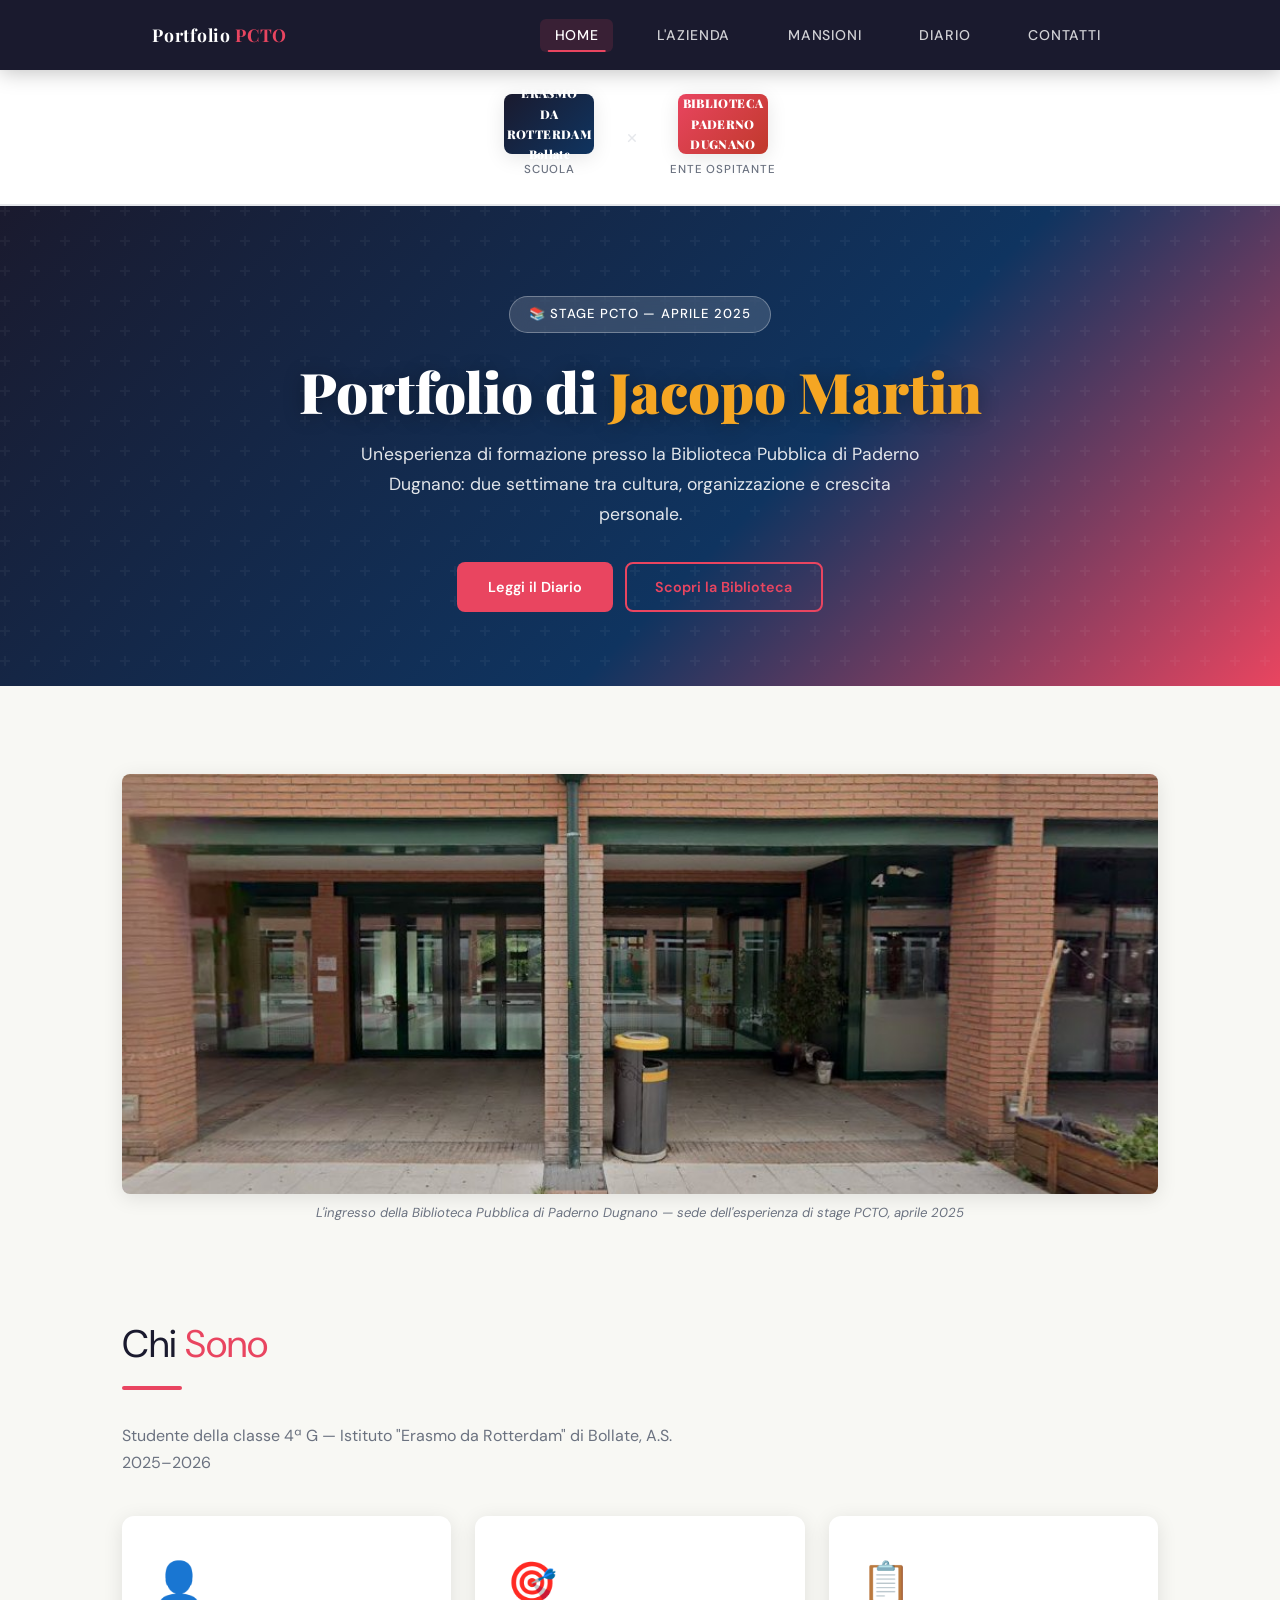
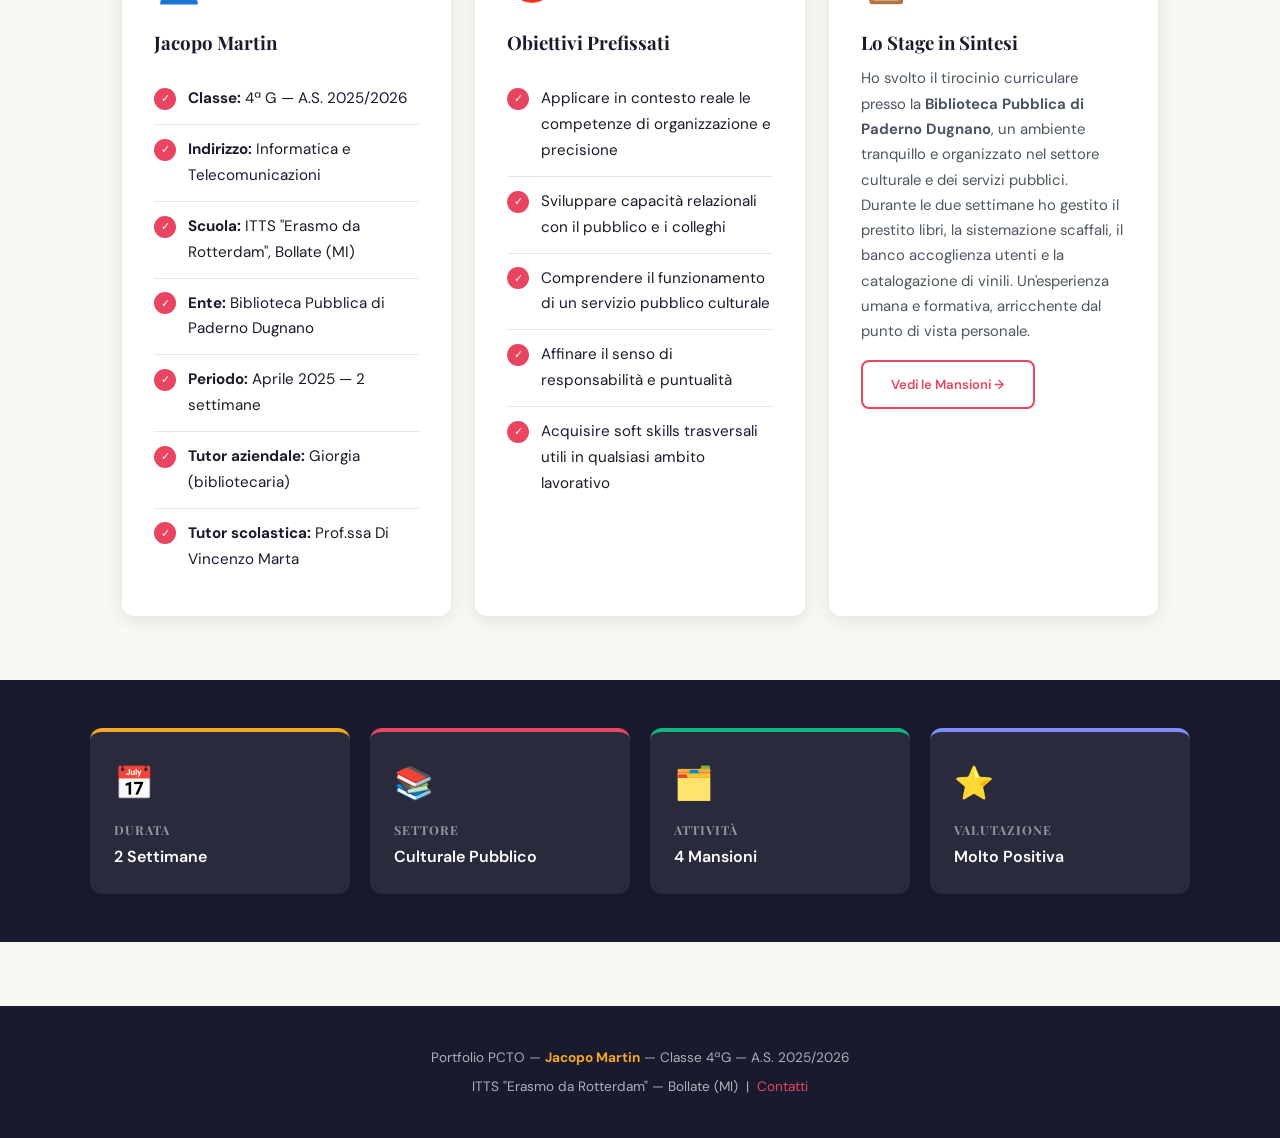
<file: portfolio-stage-completo/portfolio-stage/index.html>
<!DOCTYPE html>
<html lang="it">
<head>
  <meta charset="UTF-8" />
  <meta name="viewport" content="width=device-width, initial-scale=1.0" />
  <title>Portfolio Stage | Jacopo Martin</title>
  <link rel="stylesheet" href="style.css" />
</head>
<body>

  <!-- ===== NAVIGAZIONE ===== -->
  <nav>
    <div class="nav-logo">Portfolio <span>PCTO</span></div>
    <ul>
      <li><a href="index.html" class="active">Home</a></li>
      <li><a href="chi-siamo.html">L'Azienda</a></li>
      <li><a href="mansioni.html">Mansioni</a></li>
      <li><a href="diario.html">Diario</a></li>
      <li><a href="contatti.html">Contatti</a></li>
    </ul>
  </nav>

  <!-- ===== LOGO BAR ===== -->
  <div class="logos-bar">
    <div class="logo-item">
      <div class="logo-placeholder logo-school">ERASMO<br>DA ROTTERDAM<br>Bollate</div>
      <span class="logo-label">Scuola</span>
    </div>
    <div class="logo-divider">×</div>
    <div class="logo-item">
      <div class="logo-placeholder logo-company">BIBLIOTECA<br>PADERNO<br>DUGNANO</div>
      <span class="logo-label">Ente Ospitante</span>
    </div>
  </div>

  <!-- ===== HERO ===== -->
  <section class="hero">
    <div class="hero-content">
      <div class="hero-badge">📚 Stage PCTO — Aprile 2025</div>
      <h1>Portfolio di <span>Jacopo Martin</span></h1>
      <p>Un'esperienza di formazione presso la Biblioteca Pubblica di Paderno Dugnano: due settimane tra cultura, organizzazione e crescita personale.</p>
      <a href="diario.html" class="btn btn-primary">Leggi il Diario</a>
      &nbsp;
      <a href="chi-siamo.html" class="btn btn-outline">Scopri la Biblioteca</a>
    </div>
  </section>

  <!-- ===== FOTO SEDE ===== -->
  <div class="section" style="padding-bottom: 0;">
    <figure>
      <img src="biblioteca-ingresso.png" alt="Ingresso della Biblioteca di Paderno Dugnano" style="width:100%; max-height:420px; object-fit:cover; box-shadow: var(--card-shadow);" />
      <figcaption>L'ingresso della Biblioteca Pubblica di Paderno Dugnano — sede dell'esperienza di stage PCTO, aprile 2025</figcaption>
    </figure>
  </div>

  <!-- ===== PRESENTAZIONE ===== -->
  <section class="section">
    <div class="section-title">Chi <span>Sono</span></div>
    <div class="section-divider"></div>
    <p class="section-subtitle">Studente della classe 4ª G — Istituto "Erasmo da Rotterdam" di Bollate, A.S. 2025–2026</p>

    <div class="card-grid">

      <!-- Profilo studente -->
      <div class="card">
        <div style="font-size:2.5rem; margin-bottom:1rem;">👤</div>
        <h3 style="margin-bottom:0.75rem;">Jacopo Martin</h3>
        <ul class="obiettivi-list">
          <li><span class="check">✓</span><div><strong>Classe:</strong> 4ª G — A.S. 2025/2026</div></li>
          <li><span class="check">✓</span><div><strong>Indirizzo:</strong> Informatica e Telecomunicazioni</div></li>
          <li><span class="check">✓</span><div><strong>Scuola:</strong> ITTS "Erasmo da Rotterdam", Bollate (MI)</div></li>
          <li><span class="check">✓</span><div><strong>Ente:</strong> Biblioteca Pubblica di Paderno Dugnano</div></li>
          <li><span class="check">✓</span><div><strong>Periodo:</strong> Aprile 2025 — 2 settimane</div></li>
          <li><span class="check">✓</span><div><strong>Tutor aziendale:</strong> Giorgia (bibliotecaria)</div></li>
          <li><span class="check">✓</span><div><strong>Tutor scolastica:</strong> Prof.ssa Di Vincenzo Marta</div></li>
        </ul>
      </div>

      <!-- Obiettivi -->
      <div class="card">
        <div style="font-size:2.5rem; margin-bottom:1rem;">🎯</div>
        <h3 style="margin-bottom:0.75rem;">Obiettivi Prefissati</h3>
        <ul class="obiettivi-list">
          <li><span class="check">✓</span><div>Applicare in contesto reale le competenze di organizzazione e precisione</div></li>
          <li><span class="check">✓</span><div>Sviluppare capacità relazionali con il pubblico e i colleghi</div></li>
          <li><span class="check">✓</span><div>Comprendere il funzionamento di un servizio pubblico culturale</div></li>
          <li><span class="check">✓</span><div>Affinare il senso di responsabilità e puntualità</div></li>
          <li><span class="check">✓</span><div>Acquisire soft skills trasversali utili in qualsiasi ambito lavorativo</div></li>
        </ul>
      </div>

      <!-- Sintesi -->
      <div class="card">
        <div style="font-size:2.5rem; margin-bottom:1rem;">📋</div>
        <h3 style="margin-bottom:0.75rem;">Lo Stage in Sintesi</h3>
        <p style="color:#4b5563; font-size:0.93rem; margin-bottom:1rem;">
          Ho svolto il tirocinio curriculare presso la <strong>Biblioteca Pubblica di Paderno Dugnano</strong>, 
          un ambiente tranquillo e organizzato nel settore culturale e dei servizi pubblici. 
          Durante le due settimane ho gestito il prestito libri, la sistemazione scaffali, 
          il banco accoglienza utenti e la catalogazione di vinili. 
          Un'esperienza umana e formativa, arricchente dal punto di vista personale.
        </p>
        <a href="mansioni.html" class="btn btn-outline" style="font-size:0.82rem;">Vedi le Mansioni →</a>
      </div>

    </div>
  </section>

  <!-- ===== NUMERI ===== -->
  <div style="background: var(--primary); padding: 3rem 2rem;">
    <div class="info-grid" style="max-width:1100px; margin:0 auto;">
      <div class="info-box" style="background:rgba(255,255,255,0.07); border-top-color: var(--gold);">
        <div class="info-icon">📅</div>
        <h4 style="color:rgba(255,255,255,0.5);">Durata</h4>
        <p style="color:var(--white);">2 Settimane</p>
      </div>
      <div class="info-box" style="background:rgba(255,255,255,0.07); border-top-color: var(--accent);">
        <div class="info-icon">📚</div>
        <h4 style="color:rgba(255,255,255,0.5);">Settore</h4>
        <p style="color:var(--white);">Culturale Pubblico</p>
      </div>
      <div class="info-box" style="background:rgba(255,255,255,0.07); border-top-color: #10b981;">
        <div class="info-icon">🗂️</div>
        <h4 style="color:rgba(255,255,255,0.5);">Attività</h4>
        <p style="color:var(--white);">4 Mansioni</p>
      </div>
      <div class="info-box" style="background:rgba(255,255,255,0.07); border-top-color: #818cf8;">
        <div class="info-icon">⭐</div>
        <h4 style="color:rgba(255,255,255,0.5);">Valutazione</h4>
        <p style="color:var(--white);">Molto Positiva</p>
      </div>
    </div>
  </div>

  <!-- ===== FOOTER ===== -->
  <footer>
    <p>Portfolio PCTO &mdash; <strong>Jacopo Martin</strong> &mdash; Classe 4ªG &mdash; A.S. 2025/2026</p>
    <p style="margin-top:0.4rem;">ITTS "Erasmo da Rotterdam" &mdash; Bollate (MI) &nbsp;|&nbsp; <a href="contatti.html">Contatti</a></p>
  </footer>

</body>
</html>
</file>
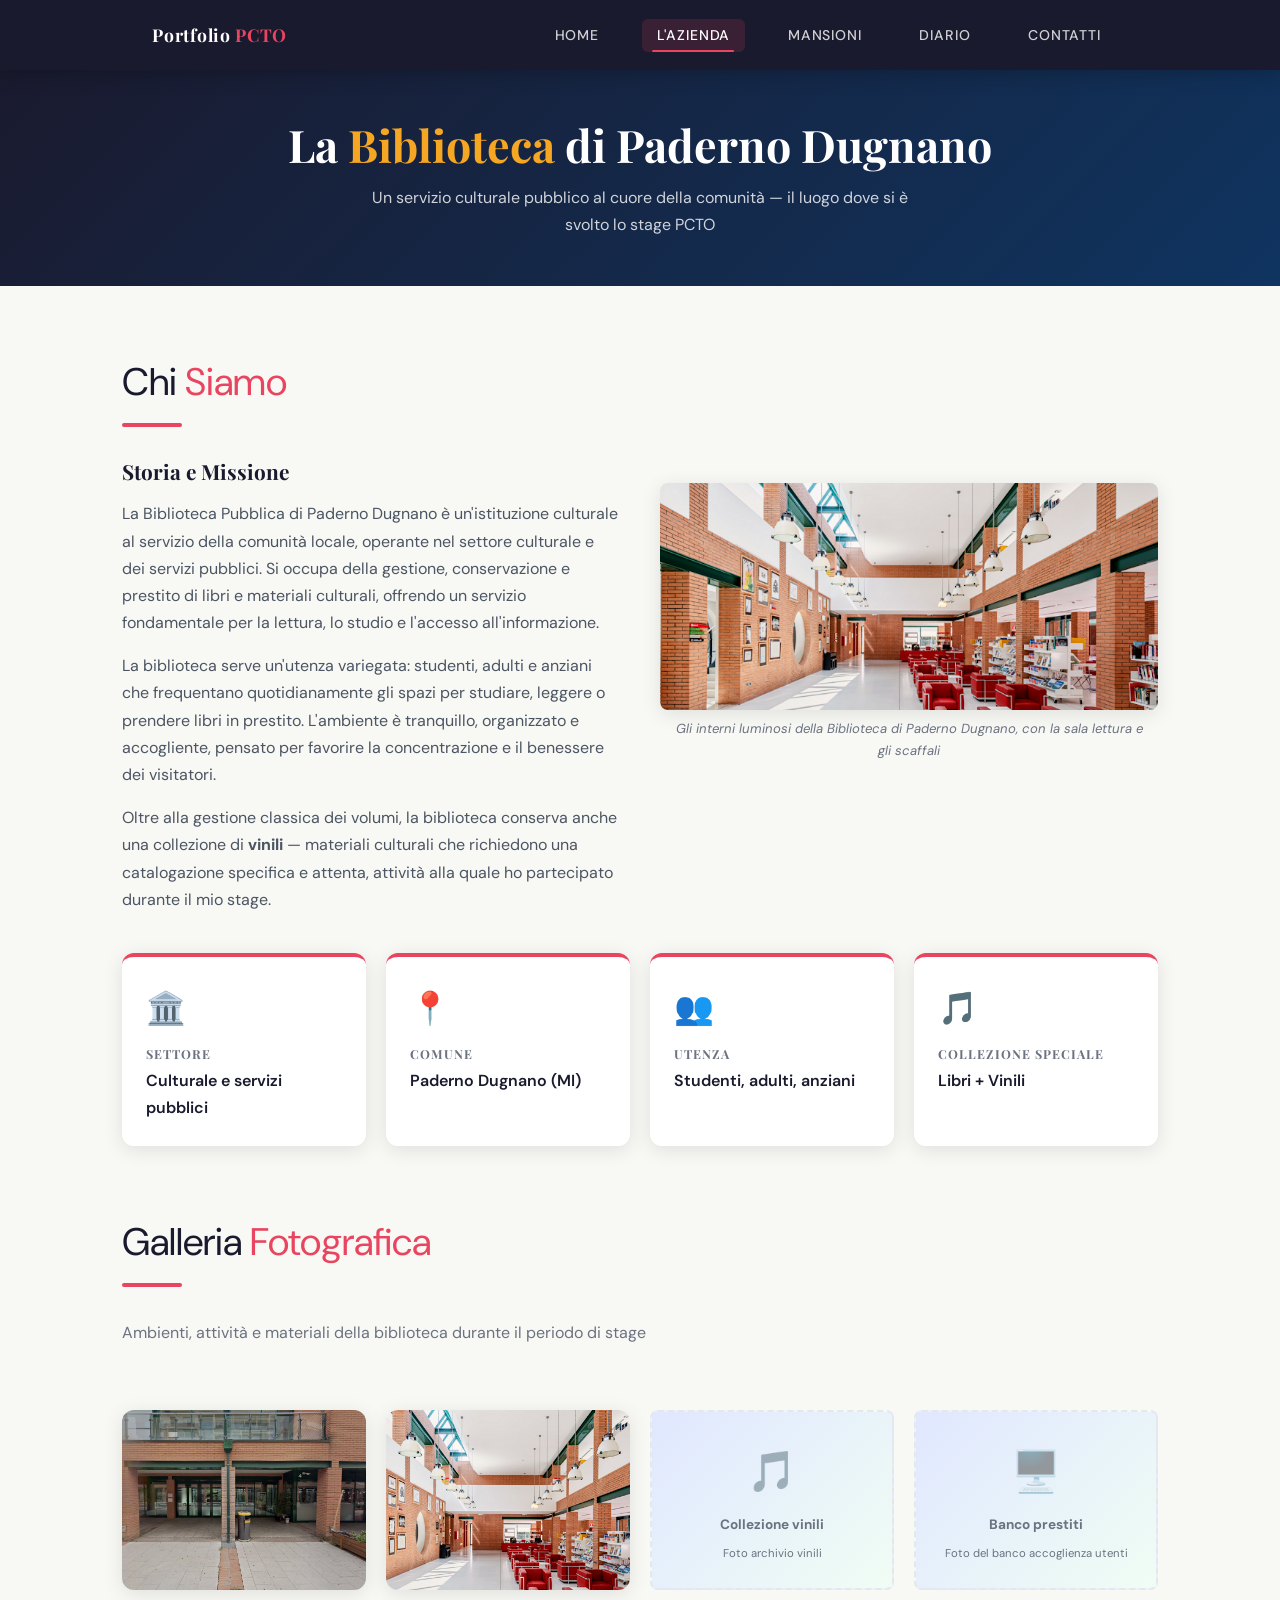
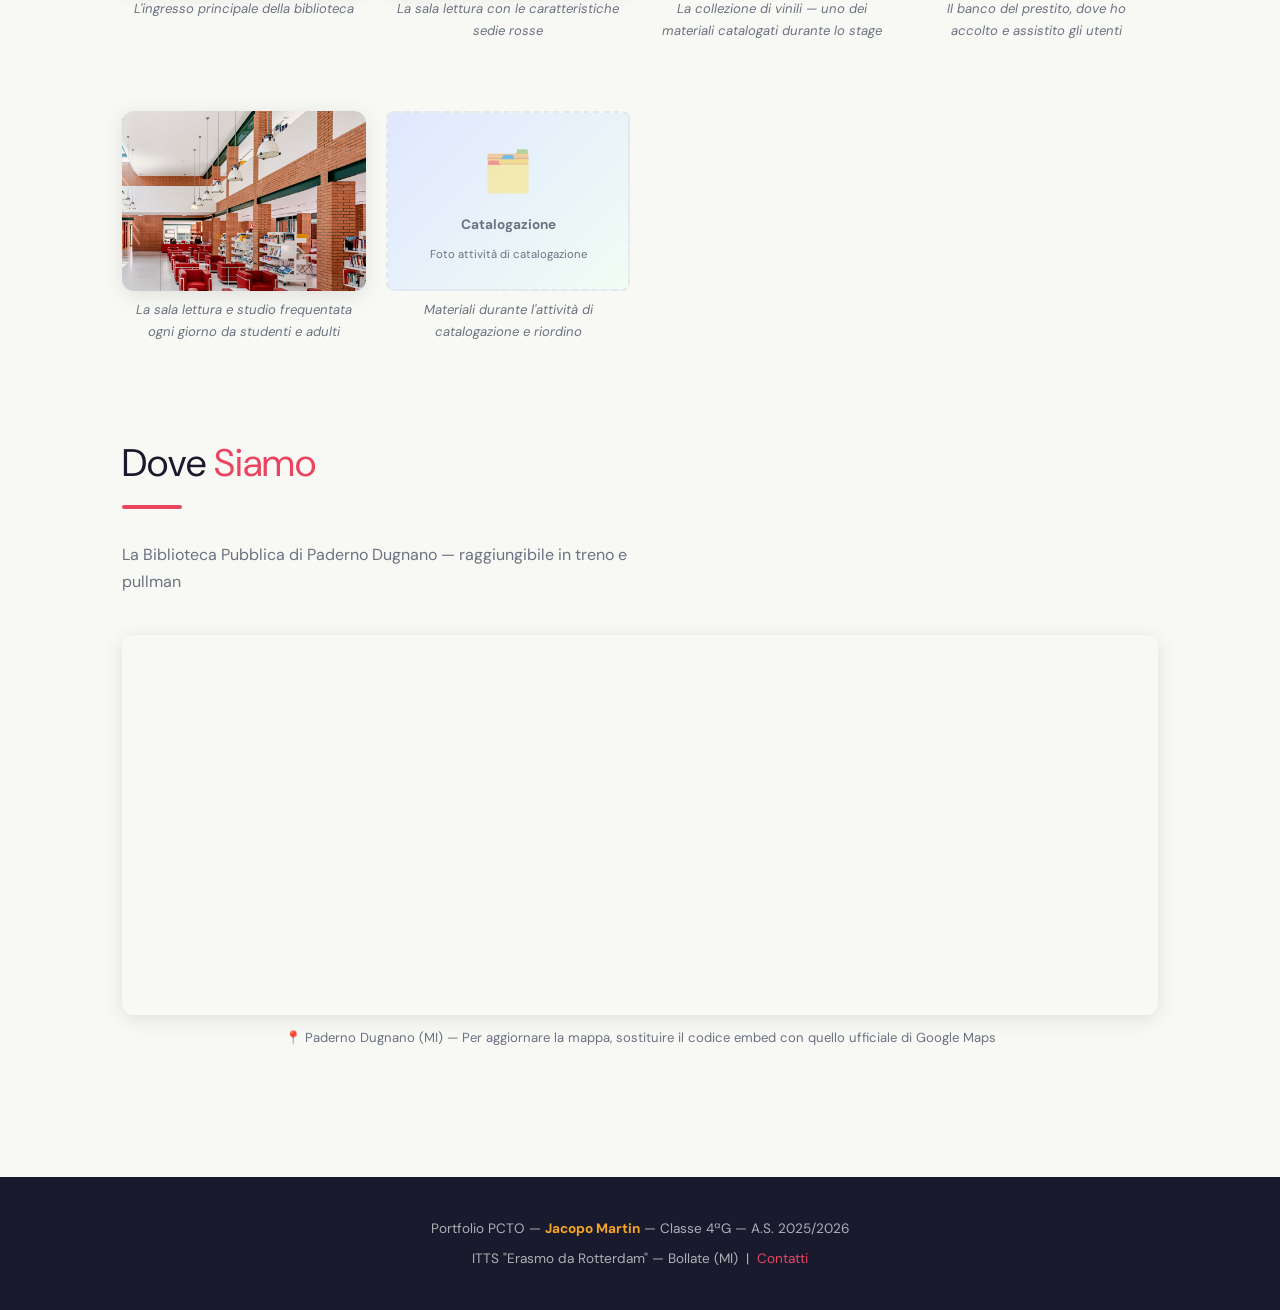
<file: portfolio-stage-completo/portfolio-stage/chi-siamo.html>
<!DOCTYPE html>
<html lang="it">
<head>
  <meta charset="UTF-8" />
  <meta name="viewport" content="width=device-width, initial-scale=1.0" />
  <title>L'Azienda | Portfolio Jacopo Martin</title>
  <link rel="stylesheet" href="style.css" />
</head>
<body>

  <!-- ===== NAVIGAZIONE ===== -->
  <nav>
    <div class="nav-logo">Portfolio <span>PCTO</span></div>
    <ul>
      <li><a href="index.html">Home</a></li>
      <li><a href="chi-siamo.html" class="active">L'Azienda</a></li>
      <li><a href="mansioni.html">Mansioni</a></li>
      <li><a href="diario.html">Diario</a></li>
      <li><a href="contatti.html">Contatti</a></li>
    </ul>
  </nav>

  <!-- ===== PAGE INTRO ===== -->
  <div class="page-intro">
    <h1>La <span>Biblioteca</span> di Paderno Dugnano</h1>
    <p>Un servizio culturale pubblico al cuore della comunità — il luogo dove si è svolto lo stage PCTO</p>
  </div>

  <!-- ===== DESCRIZIONE ===== -->
  <section class="section">
    <div class="section-title">Chi <span>Siamo</span></div>
    <div class="section-divider"></div>

    <div style="display:grid; grid-template-columns: 1fr 1fr; gap: 2.5rem; align-items: start;">
      <div>
        <h3 style="margin-bottom:1rem; font-size:1.3rem;">Storia e Missione</h3>
        <p style="color:#4b5563; margin-bottom:1rem;">
          La Biblioteca Pubblica di Paderno Dugnano è un'istituzione culturale al servizio della comunità locale, 
          operante nel settore culturale e dei servizi pubblici. Si occupa della gestione, conservazione e prestito 
          di libri e materiali culturali, offrendo un servizio fondamentale per la lettura, lo studio e l'accesso 
          all'informazione.
        </p>
        <p style="color:#4b5563; margin-bottom:1rem;">
          La biblioteca serve un'utenza variegata: studenti, adulti e anziani che frequentano quotidianamente 
          gli spazi per studiare, leggere o prendere libri in prestito. L'ambiente è tranquillo, organizzato 
          e accogliente, pensato per favorire la concentrazione e il benessere dei visitatori.
        </p>
        <p style="color:#4b5563;">
          Oltre alla gestione classica dei volumi, la biblioteca conserva anche una collezione di <strong>vinili</strong> 
          — materiali culturali che richiedono una catalogazione specifica e attenta, attività alla quale 
          ho partecipato durante il mio stage.
        </p>
      </div>
      <div>
        <figure>
          <img src="biblioteca-interni.webp" alt="Interni della Biblioteca di Paderno Dugnano" style="width:100%; max-height:380px; object-fit:cover; box-shadow: var(--card-shadow);" />
          <figcaption>Gli interni luminosi della Biblioteca di Paderno Dugnano, con la sala lettura e gli scaffali</figcaption>
        </figure>
      </div>
    </div>

    <!-- Info boxes -->
    <div class="info-grid" style="margin-top:2.5rem;">
      <div class="info-box">
        <div class="info-icon">🏛️</div>
        <h4>Settore</h4>
        <p>Culturale e servizi pubblici</p>
      </div>
      <div class="info-box">
        <div class="info-icon">📍</div>
        <h4>Comune</h4>
        <p>Paderno Dugnano (MI)</p>
      </div>
      <div class="info-box">
        <div class="info-icon">👥</div>
        <h4>Utenza</h4>
        <p>Studenti, adulti, anziani</p>
      </div>
      <div class="info-box">
        <div class="info-icon">🎵</div>
        <h4>Collezione speciale</h4>
        <p>Libri + Vinili</p>
      </div>
    </div>
  </section>

  <!-- ===== GALLERIA FOTO ===== -->
  <section class="section" style="padding-top: 0;">
    <div class="section-title">Galleria <span>Fotografica</span></div>
    <div class="section-divider"></div>
    <p class="section-subtitle">Ambienti, attività e materiali della biblioteca durante il periodo di stage</p>

    <div class="gallery">
      <figure>
        <img src="biblioteca-ingresso.png" alt="Ingresso biblioteca" style="height:180px; object-fit:cover;" />
        <figcaption>L'ingresso principale della biblioteca</figcaption>
      </figure>
      <figure>
        <img src="biblioteca-interni.webp" alt="Sala lettura con sedie rosse" style="height:180px; object-fit:cover;" />
        <figcaption>La sala lettura con le caratteristiche sedie rosse</figcaption>
      </figure>
      <figure>
        <div class="img-placeholder medium">
          <span class="icon">🎵</span>
          <strong>Collezione vinili</strong>
          <small>Foto archivio vinili</small>
        </div>
        <figcaption>La collezione di vinili — uno dei materiali catalogati durante lo stage</figcaption>
      </figure>
      <figure>
        <div class="img-placeholder medium">
          <span class="icon">🖥️</span>
          <strong>Banco prestiti</strong>
          <small>Foto del banco accoglienza utenti</small>
        </div>
        <figcaption>Il banco del prestito, dove ho accolto e assistito gli utenti</figcaption>
      </figure>
      <figure>
        <img src="biblioteca-interni.webp" alt="Sala interna biblioteca" style="height:180px; object-fit:cover; object-position: right;" />
        <figcaption>La sala lettura e studio frequentata ogni giorno da studenti e adulti</figcaption>
      </figure>
      <figure>
        <div class="img-placeholder medium">
          <span class="icon">🗂️</span>
          <strong>Catalogazione</strong>
          <small>Foto attività di catalogazione</small>
        </div>
        <figcaption>Materiali durante l'attività di catalogazione e riordino</figcaption>
      </figure>
    </div>
  </section>

  <!-- ===== MAPPA ===== -->
  <section class="section" style="padding-top: 0;">
    <div class="section-title">Dove <span>Siamo</span></div>
    <div class="section-divider"></div>
    <p class="section-subtitle">La Biblioteca Pubblica di Paderno Dugnano — raggiungibile in treno e pullman</p>

    <div class="map-wrap">
      <iframe
        src="https://www.google.com/maps/embed?pb=!1m18!1m12!1m3!1d2791.3!2d9.1635!3d45.5657!2m3!1f0!2f0!3f0!3m2!1i1024!2i768!4f13.1!3m3!1m2!1s0x4786be7b9b0c6e97%3A0x0!2sPaderno+Dugnano%2C+Metropolitan+City+of+Milan!5e0!3m2!1sen!2sit!4v1234567890"
        allowfullscreen=""
        loading="lazy"
        referrerpolicy="no-referrer-when-downgrade"
        title="Mappa Biblioteca Paderno Dugnano">
      </iframe>
    </div>
    <p style="font-size:0.82rem; color:var(--gray); margin-top:0.75rem; text-align:center;">
      📍 Paderno Dugnano (MI) — Per aggiornare la mappa, sostituire il codice embed con quello ufficiale di Google Maps
    </p>
  </section>

  <!-- ===== FOOTER ===== -->
  <footer>
    <p>Portfolio PCTO &mdash; <strong>Jacopo Martin</strong> &mdash; Classe 4ªG &mdash; A.S. 2025/2026</p>
    <p style="margin-top:0.4rem;">ITTS "Erasmo da Rotterdam" &mdash; Bollate (MI) &nbsp;|&nbsp; <a href="contatti.html">Contatti</a></p>
  </footer>

</body>
</html>
</file>
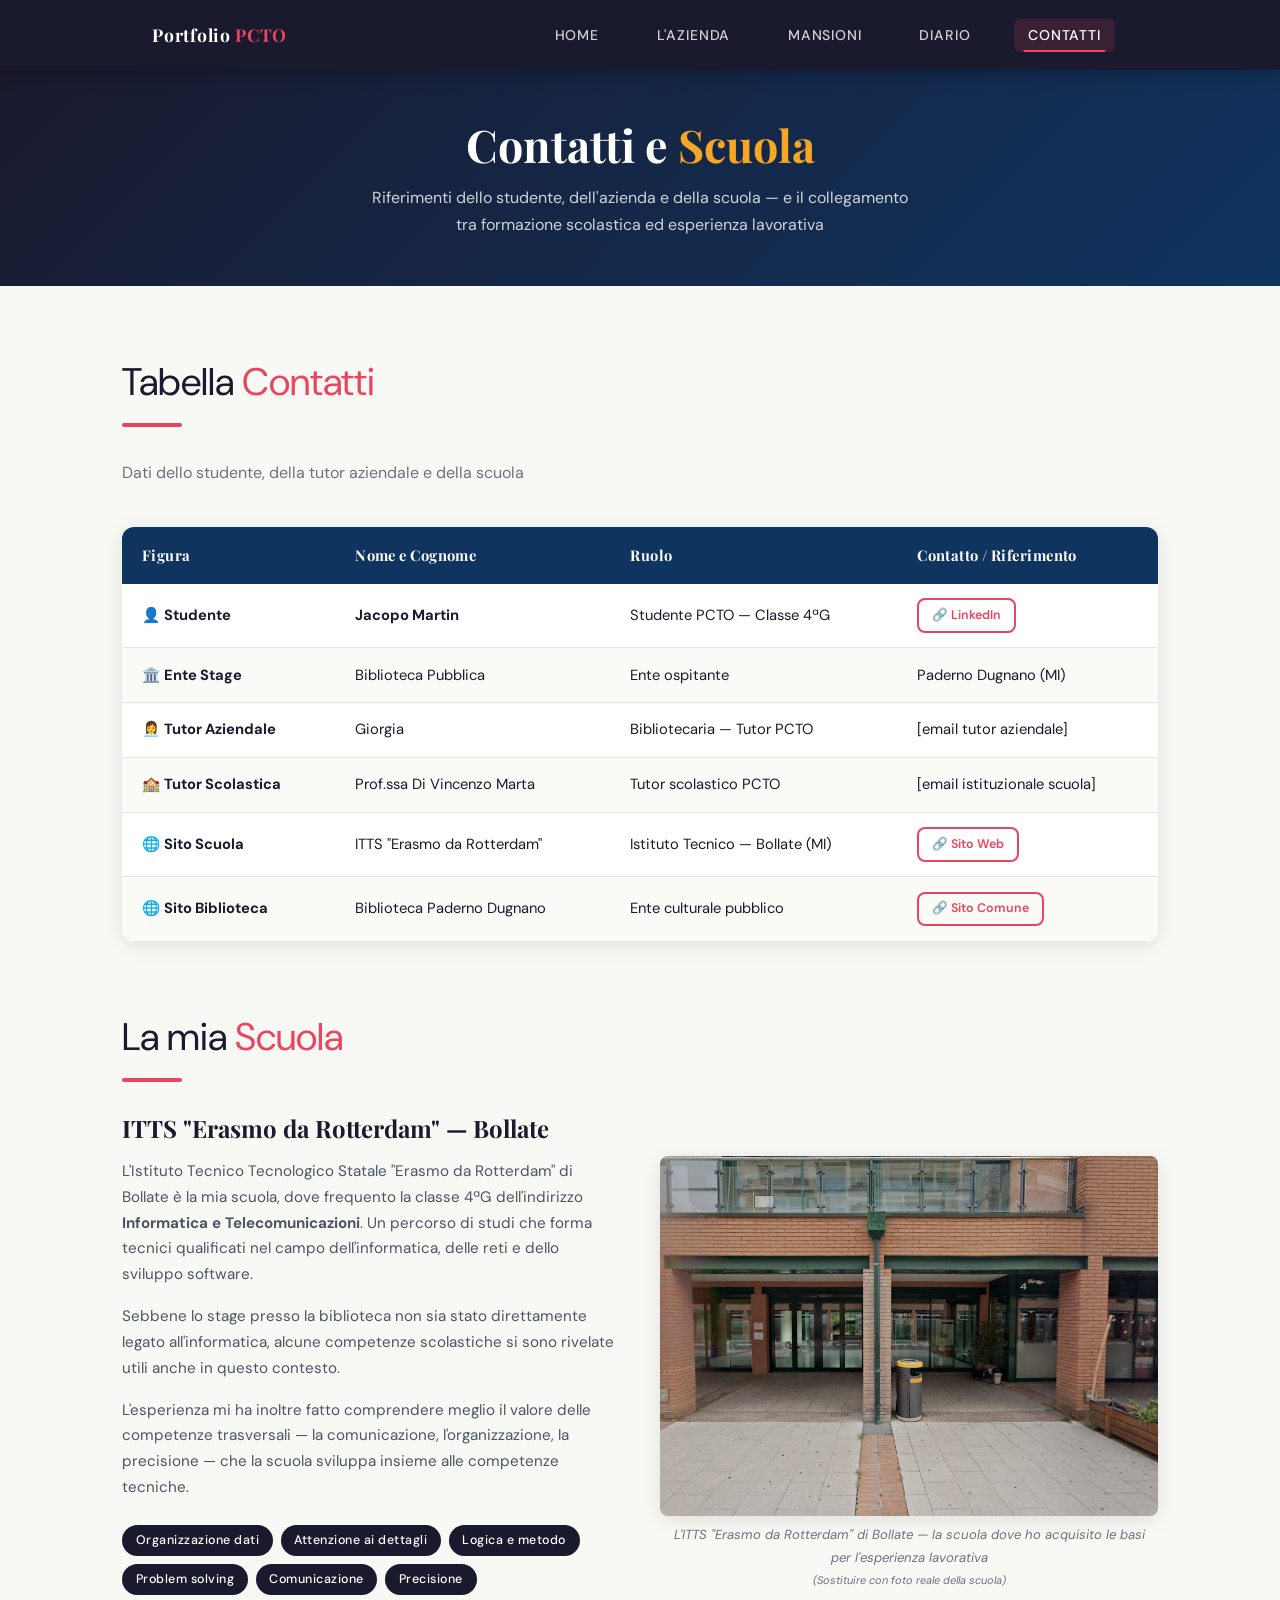
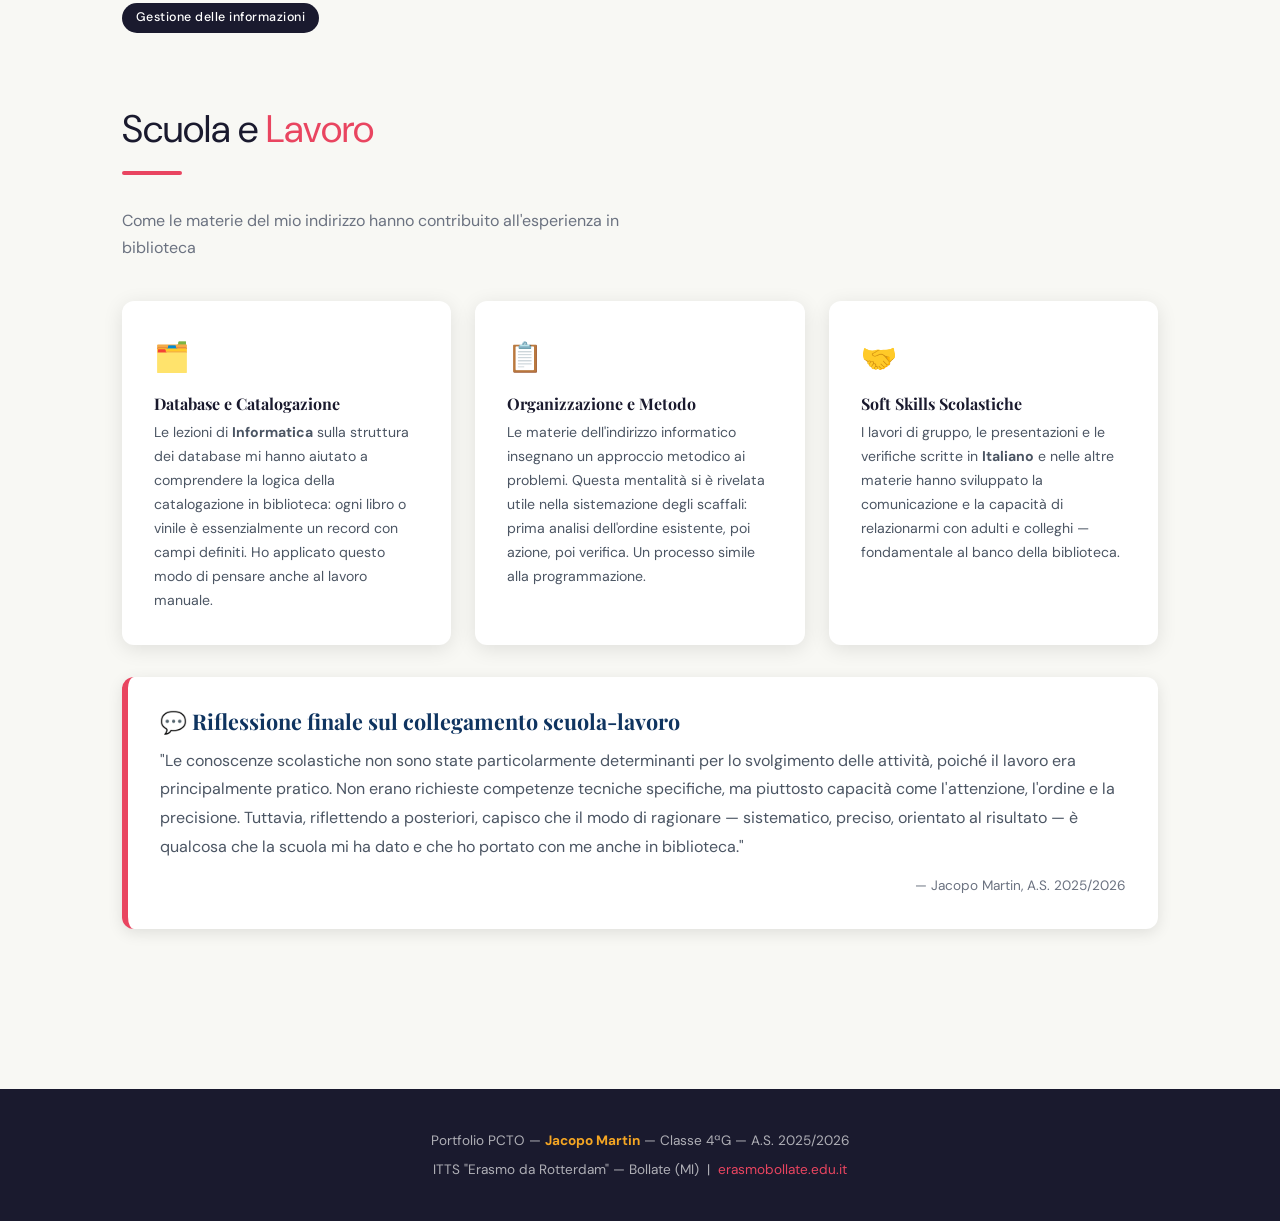
<file: portfolio-stage-completo/portfolio-stage/contatti.html>
<!DOCTYPE html>
<html lang="it">
<head>
  <meta charset="UTF-8" />
  <meta name="viewport" content="width=device-width, initial-scale=1.0" />
  <title>Contatti | Portfolio Jacopo Martin</title>
  <link rel="stylesheet" href="style.css" />
</head>
<body>

  <!-- ===== NAVIGAZIONE ===== -->
  <nav>
    <div class="nav-logo">Portfolio <span>PCTO</span></div>
    <ul>
      <li><a href="index.html">Home</a></li>
      <li><a href="chi-siamo.html">L'Azienda</a></li>
      <li><a href="mansioni.html">Mansioni</a></li>
      <li><a href="diario.html">Diario</a></li>
      <li><a href="contatti.html" class="active">Contatti</a></li>
    </ul>
  </nav>

  <!-- ===== PAGE INTRO ===== -->
  <div class="page-intro">
    <h1>Contatti e <span>Scuola</span></h1>
    <p>Riferimenti dello studente, dell'azienda e della scuola — e il collegamento tra formazione scolastica ed esperienza lavorativa</p>
  </div>

  <!-- ===== TABELLA CONTATTI ===== -->
  <section class="section">
    <div class="section-title">Tabella <span>Contatti</span></div>
    <div class="section-divider"></div>
    <p class="section-subtitle">Dati dello studente, della tutor aziendale e della scuola</p>

    <div class="contact-table-wrap">
      <table>
        <thead>
          <tr>
            <th>Figura</th>
            <th>Nome e Cognome</th>
            <th>Ruolo</th>
            <th>Contatto / Riferimento</th>
          </tr>
        </thead>
        <tbody>
          <tr>
            <td>👤 <strong>Studente</strong></td>
            <td><strong>Jacopo Martin</strong></td>
            <td>Studente PCTO — Classe 4ªG</td>
            <td>
              <a href="https://www.linkedin.com/in/[tuo-profilo]" target="_blank" class="btn btn-outline" style="font-size:0.78rem; padding:0.3rem 0.8rem;">
                🔗 LinkedIn
              </a>
            </td>
          </tr>
          <tr>
            <td>🏛️ <strong>Ente Stage</strong></td>
            <td>Biblioteca Pubblica</td>
            <td>Ente ospitante</td>
            <td>Paderno Dugnano (MI)</td>
          </tr>
          <tr>
            <td>👩‍💼 <strong>Tutor Aziendale</strong></td>
            <td>Giorgia</td>
            <td>Bibliotecaria — Tutor PCTO</td>
            <td>[email tutor aziendale]</td>
          </tr>
          <tr>
            <td>🏫 <strong>Tutor Scolastica</strong></td>
            <td>Prof.ssa Di Vincenzo Marta</td>
            <td>Tutor scolastico PCTO</td>
            <td>[email istituzionale scuola]</td>
          </tr>
          <tr>
            <td>🌐 <strong>Sito Scuola</strong></td>
            <td>ITTS "Erasmo da Rotterdam"</td>
            <td>Istituto Tecnico — Bollate (MI)</td>
            <td>
              <a href="https://www.erasmobollate.edu.it" target="_blank" class="btn btn-outline" style="font-size:0.78rem; padding:0.3rem 0.8rem;">
                🔗 Sito Web
              </a>
            </td>
          </tr>
          <tr>
            <td>🌐 <strong>Sito Biblioteca</strong></td>
            <td>Biblioteca Paderno Dugnano</td>
            <td>Ente culturale pubblico</td>
            <td>
              <a href="https://www.comune.paderno-dugnano.mi.it" target="_blank" class="btn btn-outline" style="font-size:0.78rem; padding:0.3rem 0.8rem;">
                🔗 Sito Comune
              </a>
            </td>
          </tr>
        </tbody>
      </table>
    </div>
  </section>

  <!-- ===== SEZIONE SCUOLA ===== -->
  <section class="section" style="padding-top: 0;">
    <div class="section-title">La mia <span>Scuola</span></div>
    <div class="section-divider"></div>

    <div class="school-block">
      <div class="school-text">
        <h3>ITTS "Erasmo da Rotterdam" — Bollate</h3>
        <p>
          L'Istituto Tecnico Tecnologico Statale "Erasmo da Rotterdam" di Bollate è la mia scuola, 
          dove frequento la classe 4ªG dell'indirizzo <strong>Informatica e Telecomunicazioni</strong>. 
          Un percorso di studi che forma tecnici qualificati nel campo dell'informatica, 
          delle reti e dello sviluppo software.
        </p>
        <p>
          Sebbene lo stage presso la biblioteca non sia stato direttamente legato all'informatica, 
          alcune competenze scolastiche si sono rivelate utili anche in questo contesto.
        </p>
        <p>
          L'esperienza mi ha inoltre fatto comprendere meglio il valore delle competenze trasversali 
          — la comunicazione, l'organizzazione, la precisione — che la scuola sviluppa 
          insieme alle competenze tecniche.
        </p>

        <div class="skills-list" style="margin-top:1.5rem;">
          <span class="skill-tag">Organizzazione dati</span>
          <span class="skill-tag">Attenzione ai dettagli</span>
          <span class="skill-tag">Logica e metodo</span>
          <span class="skill-tag">Problem solving</span>
          <span class="skill-tag">Comunicazione</span>
          <span class="skill-tag">Precisione</span>
          <span class="skill-tag">Gestione delle informazioni</span>
        </div>
      </div>

      <div>
        <figure>
          <img src="biblioteca-ingresso.png" alt="Edificio scolastico Erasmo da Rotterdam Bollate" style="width:100%; max-height:360px; object-fit:cover; box-shadow:var(--card-shadow);" />
          <figcaption>L'ITTS "Erasmo da Rotterdam" di Bollate — la scuola dove ho acquisito le basi per l'esperienza lavorativa<br><small style="color:var(--gray);">(Sostituire con foto reale della scuola)</small></figcaption>
        </figure>
      </div>
    </div>
  </section>

  <!-- ===== COLLEGAMENTO DISCIPLINARE ===== -->
  <section class="section" style="padding-top: 0;">
    <div class="section-title">Scuola e <span>Lavoro</span></div>
    <div class="section-divider"></div>
    <p class="section-subtitle">Come le materie del mio indirizzo hanno contribuito all'esperienza in biblioteca</p>

    <div class="card-grid">
      <div class="card">
        <div style="font-size:1.8rem; margin-bottom:0.75rem;">🗂️</div>
        <h4 style="margin-bottom:0.5rem;">Database e Catalogazione</h4>
        <p style="color:#4b5563; font-size:0.88rem;">
          Le lezioni di <strong>Informatica</strong> sulla struttura dei database mi hanno aiutato 
          a comprendere la logica della catalogazione in biblioteca: ogni libro o vinile è 
          essenzialmente un record con campi definiti. Ho applicato questo modo di pensare 
          anche al lavoro manuale.
        </p>
      </div>
      <div class="card">
        <div style="font-size:1.8rem; margin-bottom:0.75rem;">📋</div>
        <h4 style="margin-bottom:0.5rem;">Organizzazione e Metodo</h4>
        <p style="color:#4b5563; font-size:0.88rem;">
          Le materie dell'indirizzo informatico insegnano un approccio metodico ai problemi. 
          Questa mentalità si è rivelata utile nella sistemazione degli scaffali: 
          prima analisi dell'ordine esistente, poi azione, poi verifica. 
          Un processo simile alla programmazione.
        </p>
      </div>
      <div class="card">
        <div style="font-size:1.8rem; margin-bottom:0.75rem;">🤝</div>
        <h4 style="margin-bottom:0.5rem;">Soft Skills Scolastiche</h4>
        <p style="color:#4b5563; font-size:0.88rem;">
          I lavori di gruppo, le presentazioni e le verifiche scritte in <strong>Italiano</strong> 
          e nelle altre materie hanno sviluppato la comunicazione e la capacità di 
          relazionarmi con adulti e colleghi — fondamentale al banco della biblioteca.
        </p>
      </div>
    </div>

    <div class="giornata-speciale" style="margin-top:2rem;">
      <h3 style="color:var(--accent2);">💬 Riflessione finale sul collegamento scuola-lavoro</h3>
      <p style="margin-top:0.75rem; color:#4b5563; line-height:1.8;">
        "Le conoscenze scolastiche non sono state particolarmente determinanti per lo svolgimento delle attività, 
        poiché il lavoro era principalmente pratico. Non erano richieste competenze tecniche specifiche, 
        ma piuttosto capacità come l'attenzione, l'ordine e la precisione. Tuttavia, riflettendo a posteriori, 
        capisco che il modo di ragionare — sistematico, preciso, orientato al risultato — è qualcosa 
        che la scuola mi ha dato e che ho portato con me anche in biblioteca."
      </p>
      <p style="margin-top:0.75rem; text-align:right; font-size:0.85rem; color:var(--gray);">— Jacopo Martin, A.S. 2025/2026</p>
    </div>
  </section>

  <!-- ===== FOOTER ===== -->
  <footer>
    <p>Portfolio PCTO &mdash; <strong>Jacopo Martin</strong> &mdash; Classe 4ªG &mdash; A.S. 2025/2026</p>
    <p style="margin-top:0.4rem;">ITTS "Erasmo da Rotterdam" &mdash; Bollate (MI) &nbsp;|&nbsp;
      <a href="https://www.erasmobollate.edu.it" target="_blank">erasmobollate.edu.it</a>
    </p>
  </footer>

</body>
</html>
</file>
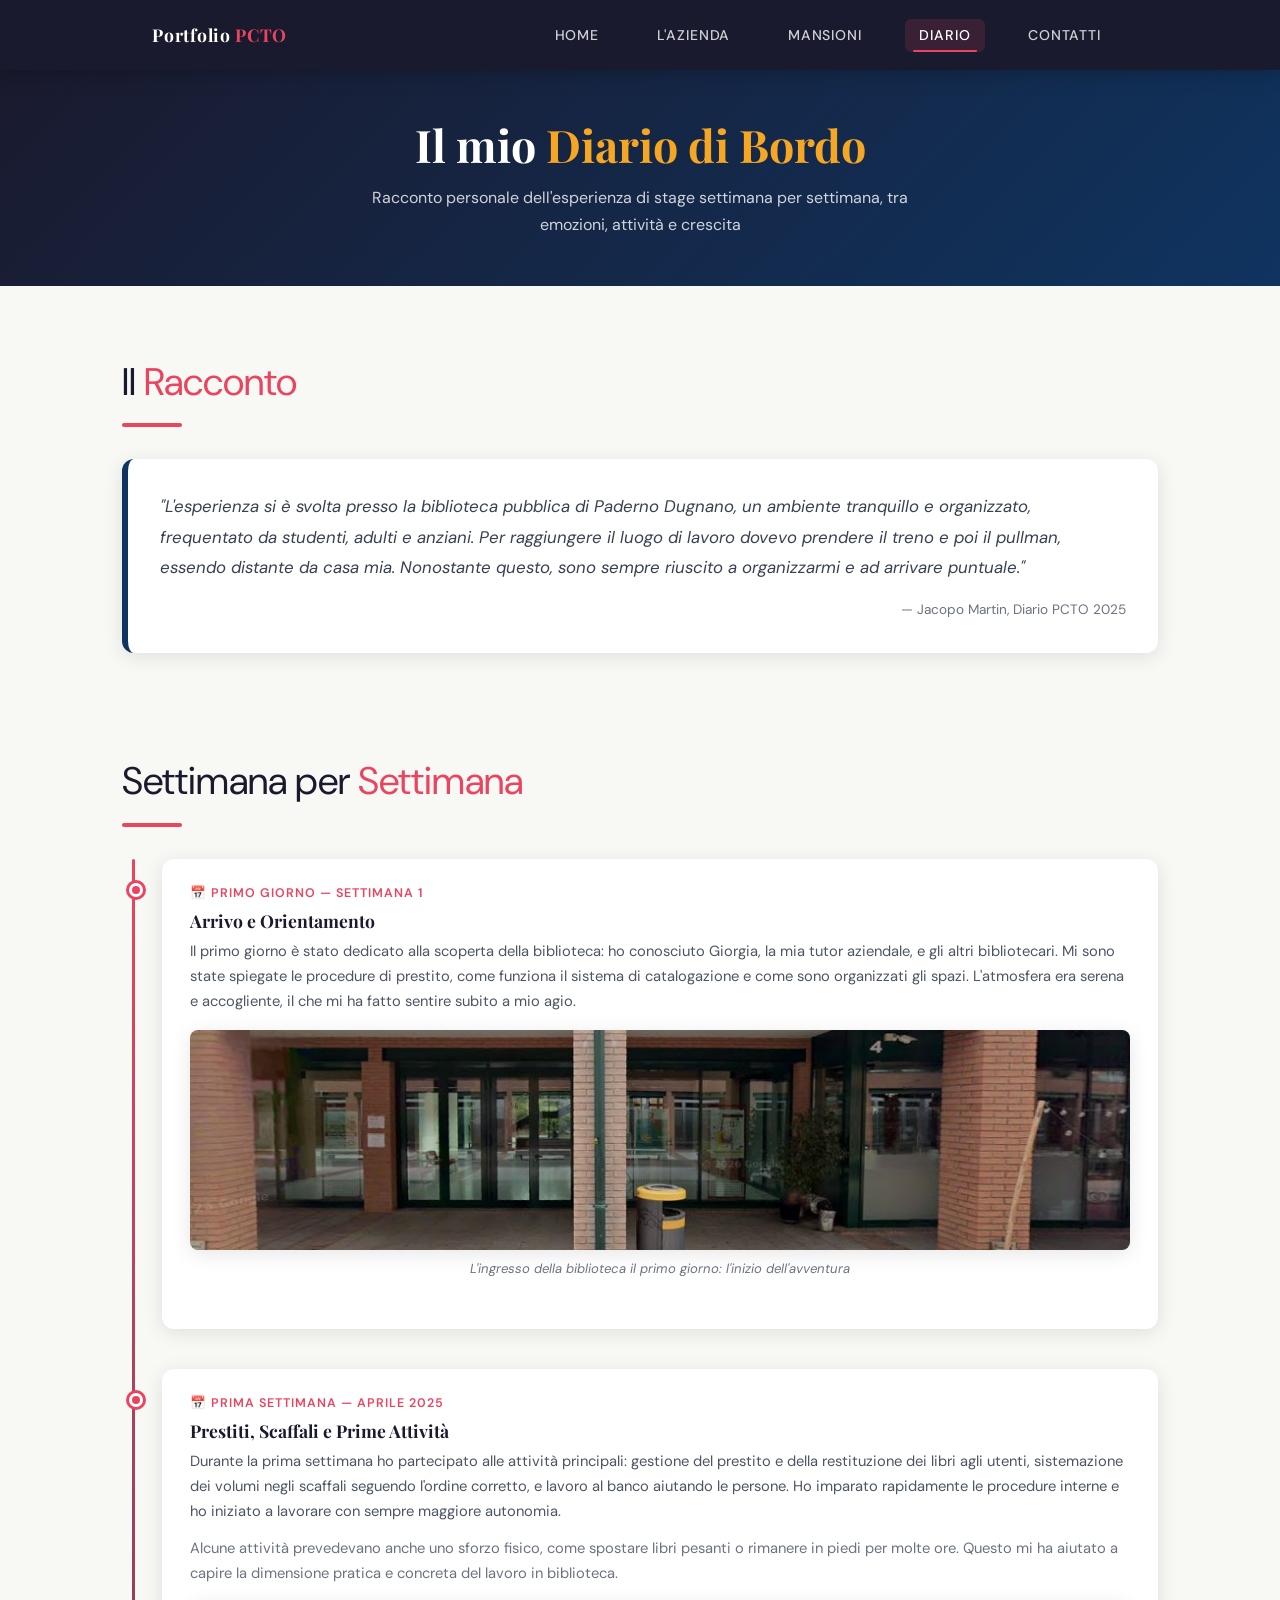
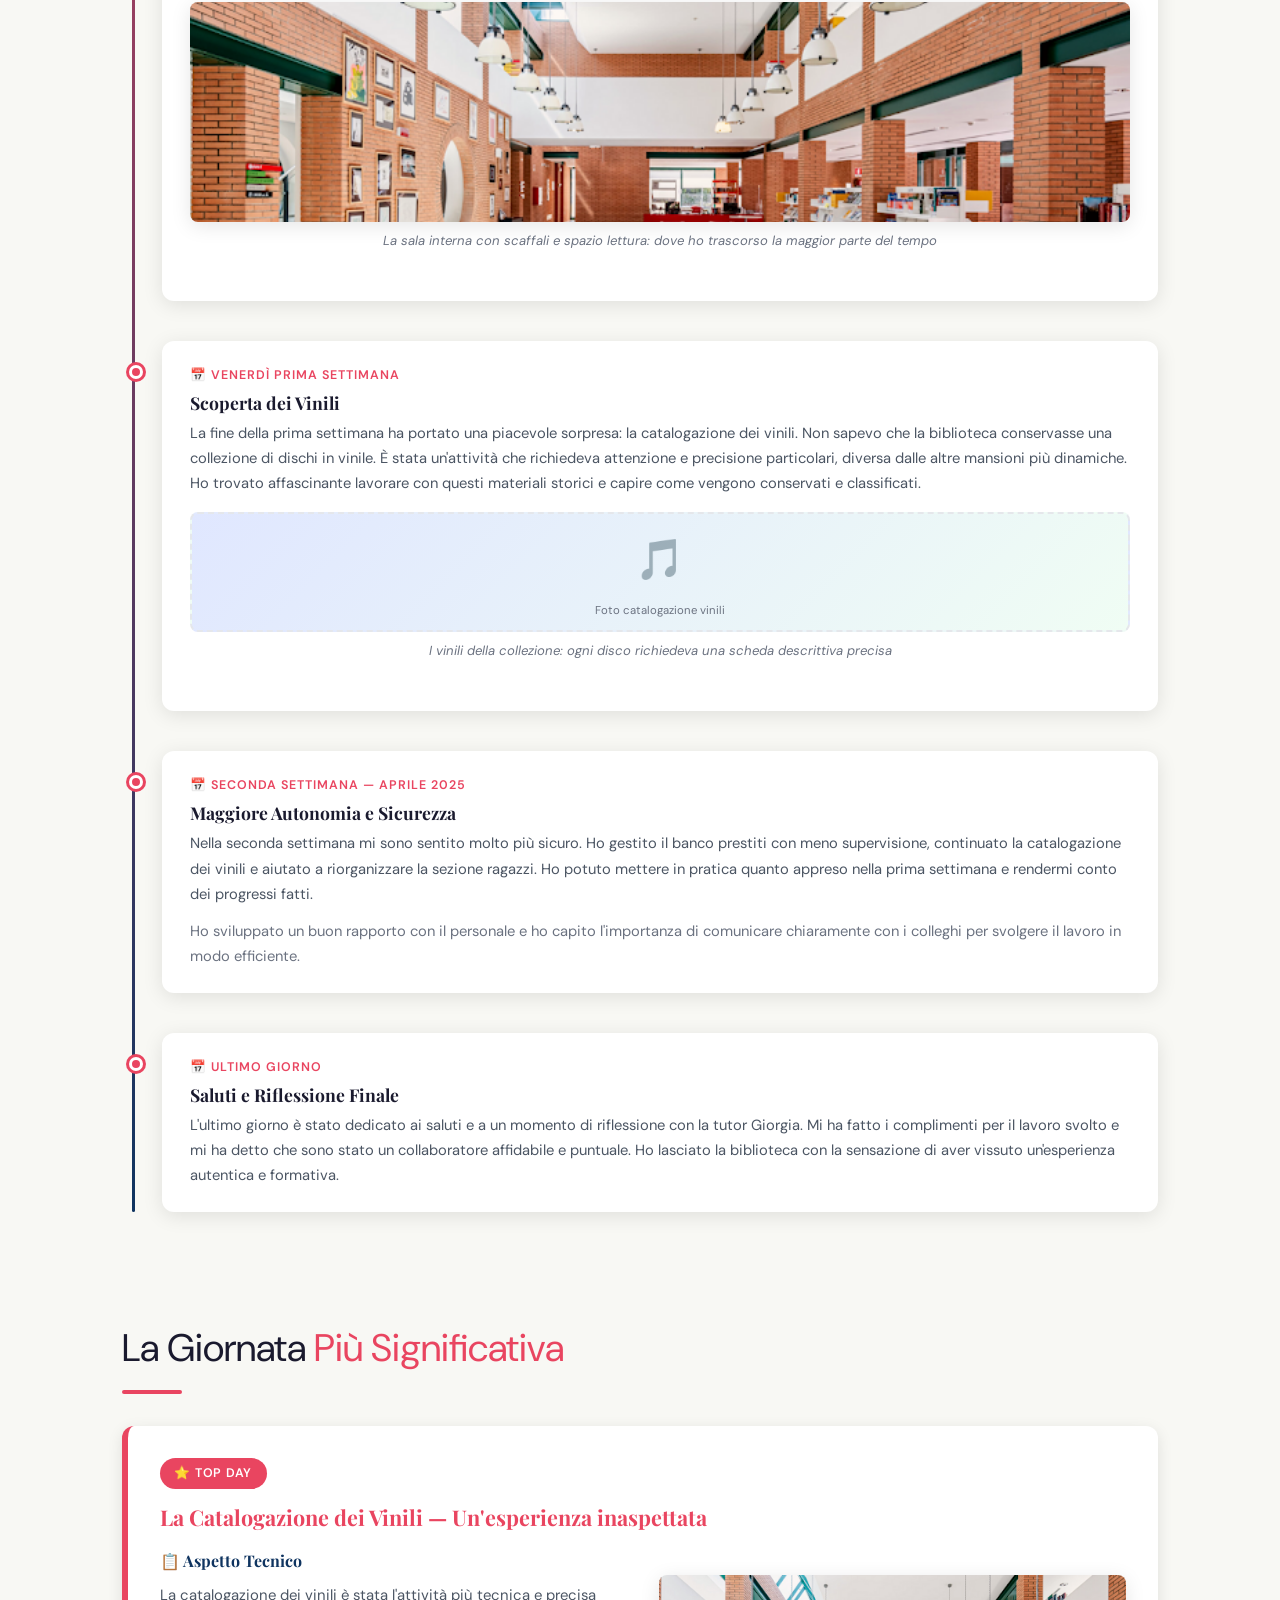
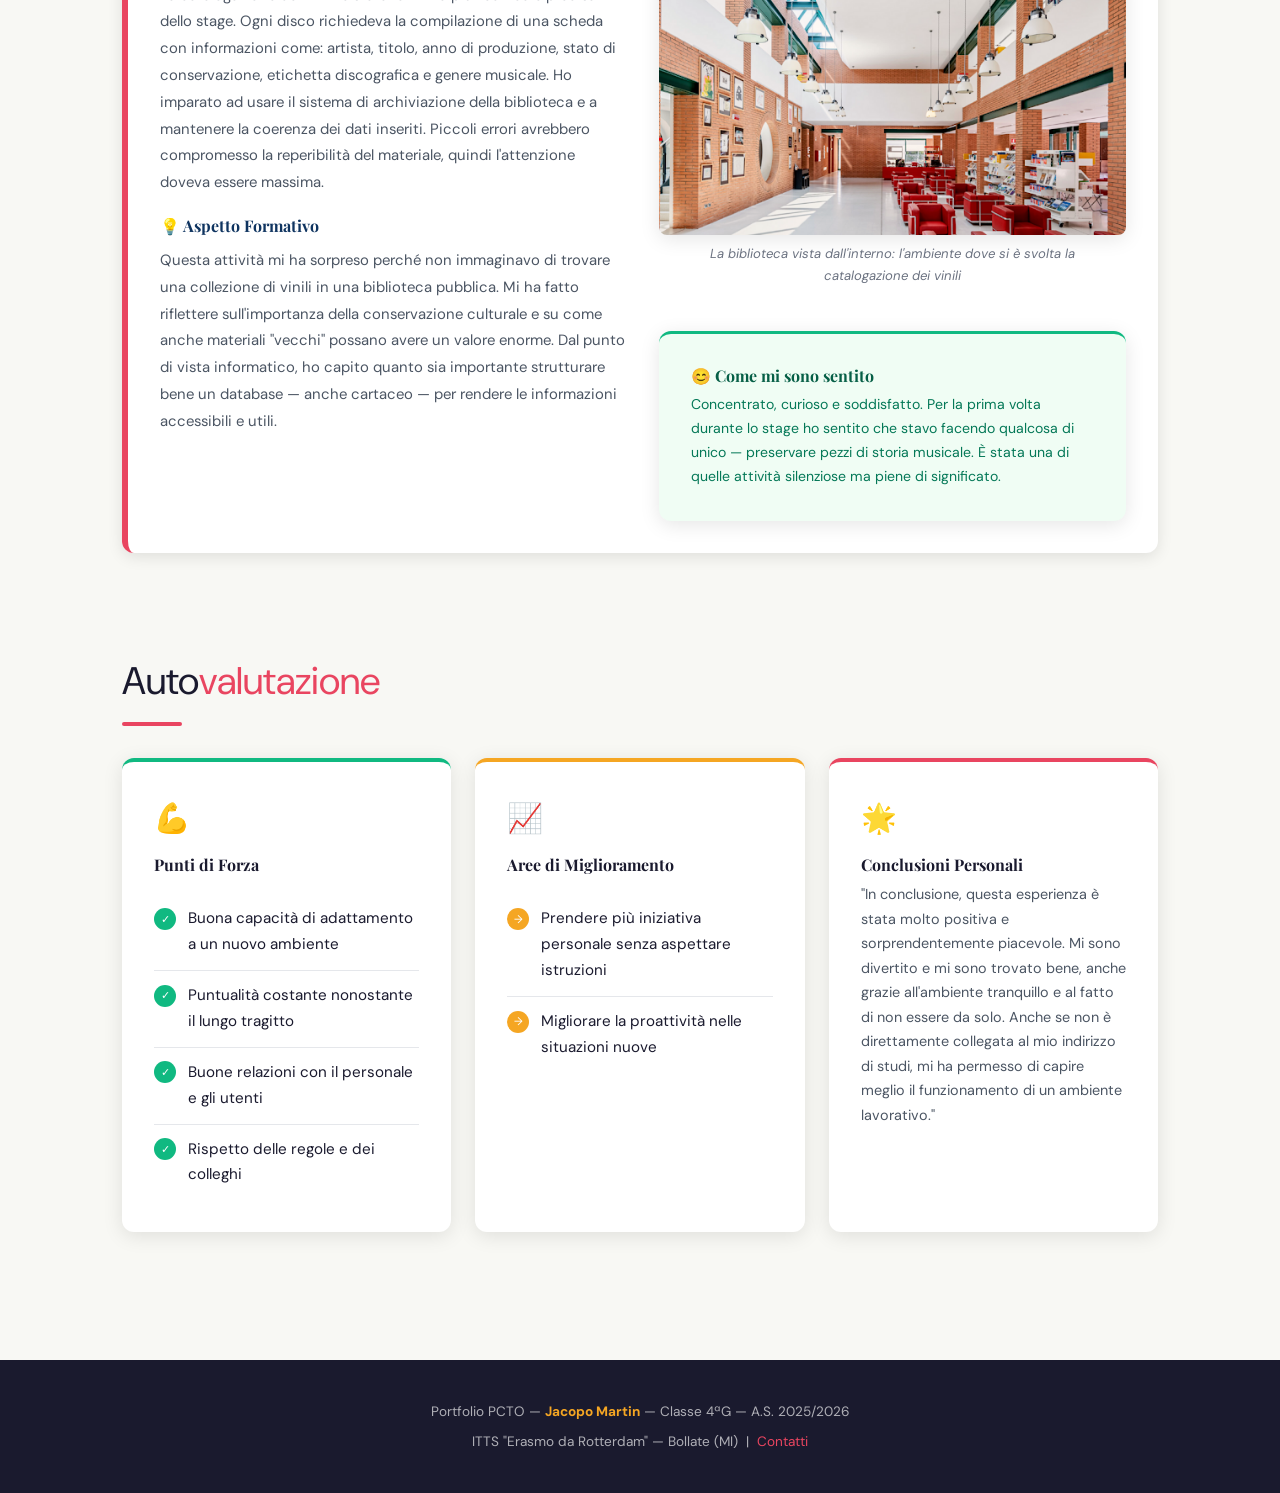
<file: portfolio-stage-completo/portfolio-stage/diario.html>
<!DOCTYPE html>
<html lang="it">
<head>
  <meta charset="UTF-8" />
  <meta name="viewport" content="width=device-width, initial-scale=1.0" />
  <title>Diario | Portfolio Jacopo Martin</title>
  <link rel="stylesheet" href="style.css" />
</head>
<body>

  <!-- ===== NAVIGAZIONE ===== -->
  <nav>
    <div class="nav-logo">Portfolio <span>PCTO</span></div>
    <ul>
      <li><a href="index.html">Home</a></li>
      <li><a href="chi-siamo.html">L'Azienda</a></li>
      <li><a href="mansioni.html">Mansioni</a></li>
      <li><a href="diario.html" class="active">Diario</a></li>
      <li><a href="contatti.html">Contatti</a></li>
    </ul>
  </nav>

  <!-- ===== PAGE INTRO ===== -->
  <div class="page-intro">
    <h1>Il mio <span>Diario di Bordo</span></h1>
    <p>Racconto personale dell'esperienza di stage settimana per settimana, tra emozioni, attività e crescita</p>
  </div>

  <!-- ===== INTRO PERSONALE ===== -->
  <section class="section">
    <div class="section-title">Il <span>Racconto</span></div>
    <div class="section-divider"></div>

    <div class="card" style="border-left: 6px solid var(--accent2); margin-bottom: 2rem;">
      <p style="font-size:1.05rem; line-height:1.8; color:#374151; font-style:italic;">
        "L'esperienza si è svolta presso la biblioteca pubblica di Paderno Dugnano, un ambiente tranquillo e 
        organizzato, frequentato da studenti, adulti e anziani. Per raggiungere il luogo di lavoro dovevo prendere 
        il treno e poi il pullman, essendo distante da casa mia. Nonostante questo, sono sempre riuscito a 
        organizzarmi e ad arrivare puntuale."
      </p>
      <p style="margin-top:1rem; font-size:0.85rem; color:var(--gray); text-align:right;">— Jacopo Martin, Diario PCTO 2025</p>
    </div>
  </section>

  <!-- ===== TIMELINE ===== -->
  <section class="section" style="padding-top: 0;">
    <div class="section-title">Settimana per <span>Settimana</span></div>
    <div class="section-divider"></div>

    <div class="timeline">

      <!-- Giorno 1 -->
      <div class="timeline-entry">
        <div class="timeline-date">📅 Primo giorno — Settimana 1</div>
        <h3>Arrivo e Orientamento</h3>
        <p>
          Il primo giorno è stato dedicato alla scoperta della biblioteca: ho conosciuto Giorgia, la mia tutor aziendale, 
          e gli altri bibliotecari. Mi sono state spiegate le procedure di prestito, come funziona il sistema 
          di catalogazione e come sono organizzati gli spazi. L'atmosfera era serena e accogliente, 
          il che mi ha fatto sentire subito a mio agio.
        </p>
        <figure style="margin-top:1rem;">
          <img src="biblioteca-ingresso.png" alt="Ingresso della biblioteca, primo giorno di stage" style="width:100%; max-height:220px; object-fit:cover; box-shadow:var(--card-shadow);" />
          <figcaption>L'ingresso della biblioteca il primo giorno: l'inizio dell'avventura</figcaption>
        </figure>
      </div>

      <!-- Settimana 1 -->
      <div class="timeline-entry">
        <div class="timeline-date">📅 Prima Settimana — Aprile 2025</div>
        <h3>Prestiti, Scaffali e Prime Attività</h3>
        <p>
          Durante la prima settimana ho partecipato alle attività principali: gestione del prestito e della 
          restituzione dei libri agli utenti, sistemazione dei volumi negli scaffali seguendo l'ordine corretto, 
          e lavoro al banco aiutando le persone. Ho imparato rapidamente le procedure interne e ho iniziato 
          a lavorare con sempre maggiore autonomia.
        </p>
        <p style="margin-top:0.75rem; color:#6b7280;">
          Alcune attività prevedevano anche uno sforzo fisico, come spostare libri pesanti o rimanere 
          in piedi per molte ore. Questo mi ha aiutato a capire la dimensione pratica e concreta del lavoro in biblioteca.
        </p>
        <figure style="margin-top:1rem;">
          <img src="biblioteca-interni.webp" alt="La sala lettura e gli scaffali della biblioteca" style="width:100%; max-height:220px; object-fit:cover; box-shadow:var(--card-shadow);" />
          <figcaption>La sala interna con scaffali e spazio lettura: dove ho trascorso la maggior parte del tempo</figcaption>
        </figure>
      </div>

      <!-- Catalogazione vinili -->
      <div class="timeline-entry">
        <div class="timeline-date">📅 Venerdì Prima Settimana</div>
        <h3>Scoperta dei Vinili</h3>
        <p>
          La fine della prima settimana ha portato una piacevole sorpresa: la catalogazione dei vinili. 
          Non sapevo che la biblioteca conservasse una collezione di dischi in vinile. 
          È stata un'attività che richiedeva attenzione e precisione particolari, 
          diversa dalle altre mansioni più dinamiche. Ho trovato affascinante lavorare con questi 
          materiali storici e capire come vengono conservati e classificati.
        </p>
        <figure style="margin-top:1rem;">
          <div class="img-placeholder small">
            <span class="icon">🎵</span>
            <small>Foto catalogazione vinili</small>
          </div>
          <figcaption>I vinili della collezione: ogni disco richiedeva una scheda descrittiva precisa</figcaption>
        </figure>
      </div>

      <!-- Settimana 2 -->
      <div class="timeline-entry">
        <div class="timeline-date">📅 Seconda Settimana — Aprile 2025</div>
        <h3>Maggiore Autonomia e Sicurezza</h3>
        <p>
          Nella seconda settimana mi sono sentito molto più sicuro. Ho gestito il banco prestiti con 
          meno supervisione, continuato la catalogazione dei vinili e aiutato a riorganizzare la sezione ragazzi. 
          Ho potuto mettere in pratica quanto appreso nella prima settimana e rendermi conto dei progressi fatti.
        </p>
        <p style="margin-top:0.75rem; color:#6b7280;">
          Ho sviluppato un buon rapporto con il personale e ho capito l'importanza di comunicare 
          chiaramente con i colleghi per svolgere il lavoro in modo efficiente.
        </p>
      </div>

      <!-- Ultimo giorno -->
      <div class="timeline-entry">
        <div class="timeline-date">📅 Ultimo giorno</div>
        <h3>Saluti e Riflessione Finale</h3>
        <p>
          L'ultimo giorno è stato dedicato ai saluti e a un momento di riflessione con la tutor Giorgia. 
          Mi ha fatto i complimenti per il lavoro svolto e mi ha detto che sono stato un collaboratore 
          affidabile e puntuale. Ho lasciato la biblioteca con la sensazione di aver vissuto 
          un'esperienza autentica e formativa.
        </p>
      </div>

    </div>
  </section>

  <!-- ===== TOP DAY ===== -->
  <section class="section" style="padding-top: 0;">
    <div class="section-title">La Giornata <span>Più Significativa</span></div>
    <div class="section-divider"></div>

    <div class="giornata-speciale">
      <div class="top-day-badge">⭐ Top Day</div>
      <h3>La Catalogazione dei Vinili — Un'esperienza inaspettata</h3>

      <div style="display:grid; grid-template-columns:1fr 1fr; gap:2rem; align-items:start; margin-top:1.25rem;">
        <div>
          <h4 style="color:var(--accent2); margin-bottom:0.75rem; font-size:1rem;">📋 Aspetto Tecnico</h4>
          <p style="color:#4b5563; font-size:0.93rem; line-height:1.8;">
            La catalogazione dei vinili è stata l'attività più tecnica e precisa dello stage. 
            Ogni disco richiedeva la compilazione di una scheda con informazioni come: artista, 
            titolo, anno di produzione, stato di conservazione, etichetta discografica e genere musicale. 
            Ho imparato ad usare il sistema di archiviazione della biblioteca e a mantenere 
            la coerenza dei dati inseriti. Piccoli errori avrebbero compromesso la reperibilità 
            del materiale, quindi l'attenzione doveva essere massima.
          </p>

          <h4 style="color:var(--accent2); margin-top:1.25rem; margin-bottom:0.75rem; font-size:1rem;">💡 Aspetto Formativo</h4>
          <p style="color:#4b5563; font-size:0.93rem; line-height:1.8;">
            Questa attività mi ha sorpreso perché non immaginavo di trovare una collezione di vinili 
            in una biblioteca pubblica. Mi ha fatto riflettere sull'importanza della conservazione 
            culturale e su come anche materiali "vecchi" possano avere un valore enorme. 
            Dal punto di vista informatico, ho capito quanto sia importante strutturare bene 
            un database — anche cartaceo — per rendere le informazioni accessibili e utili.
          </p>
        </div>
        <div>
          <figure>
            <img src="biblioteca-interni.webp" alt="Gli interni della biblioteca durante la catalogazione" style="width:100%; height:260px; object-fit:cover; box-shadow:var(--card-shadow);" />
            <figcaption>La biblioteca vista dall'interno: l'ambiente dove si è svolta la catalogazione dei vinili</figcaption>
          </figure>

          <div class="card" style="margin-top:1.25rem; background: #f0fdf4; border-top: 3px solid #10b981;">
            <h4 style="color:#065f46; margin-bottom:0.5rem;">😊 Come mi sono sentito</h4>
            <p style="color:#047857; font-size:0.88rem;">
              Concentrato, curioso e soddisfatto. Per la prima volta durante lo stage ho sentito 
              che stavo facendo qualcosa di unico — preservare pezzi di storia musicale. 
              È stata una di quelle attività silenziose ma piene di significato.
            </p>
          </div>
        </div>
      </div>
    </div>
  </section>

  <!-- ===== AUTOVALUTAZIONE ===== -->
  <section class="section" style="padding-top: 0;">
    <div class="section-title">Auto<span>valutazione</span></div>
    <div class="section-divider"></div>

    <div class="card-grid">
      <div class="card" style="border-top:4px solid #10b981;">
        <div style="font-size:1.8rem; margin-bottom:0.75rem;">💪</div>
        <h4 style="margin-bottom:0.5rem;">Punti di Forza</h4>
        <ul class="obiettivi-list">
          <li><span class="check" style="background:#10b981;">✓</span><div>Buona capacità di adattamento a un nuovo ambiente</div></li>
          <li><span class="check" style="background:#10b981;">✓</span><div>Puntualità costante nonostante il lungo tragitto</div></li>
          <li><span class="check" style="background:#10b981;">✓</span><div>Buone relazioni con il personale e gli utenti</div></li>
          <li><span class="check" style="background:#10b981;">✓</span><div>Rispetto delle regole e dei colleghi</div></li>
        </ul>
      </div>
      <div class="card" style="border-top:4px solid var(--gold);">
        <div style="font-size:1.8rem; margin-bottom:0.75rem;">📈</div>
        <h4 style="margin-bottom:0.5rem;">Aree di Miglioramento</h4>
        <ul class="obiettivi-list">
          <li><span class="check" style="background:var(--gold);">→</span><div>Prendere più iniziativa personale senza aspettare istruzioni</div></li>
          <li><span class="check" style="background:var(--gold);">→</span><div>Migliorare la proattività nelle situazioni nuove</div></li>
        </ul>
      </div>
      <div class="card" style="border-top:4px solid var(--accent);">
        <div style="font-size:1.8rem; margin-bottom:0.75rem;">🌟</div>
        <h4 style="margin-bottom:0.5rem;">Conclusioni Personali</h4>
        <p style="color:#4b5563; font-size:0.9rem; line-height:1.7;">
          "In conclusione, questa esperienza è stata molto positiva e sorprendentemente piacevole. 
          Mi sono divertito e mi sono trovato bene, anche grazie all'ambiente tranquillo e 
          al fatto di non essere da solo. Anche se non è direttamente collegata al mio indirizzo 
          di studi, mi ha permesso di capire meglio il funzionamento di un ambiente lavorativo."
        </p>
      </div>
    </div>
  </section>

  <!-- ===== FOOTER ===== -->
  <footer>
    <p>Portfolio PCTO &mdash; <strong>Jacopo Martin</strong> &mdash; Classe 4ªG &mdash; A.S. 2025/2026</p>
    <p style="margin-top:0.4rem;">ITTS "Erasmo da Rotterdam" &mdash; Bollate (MI) &nbsp;|&nbsp; <a href="contatti.html">Contatti</a></p>
  </footer>

</body>
</html>
</file>
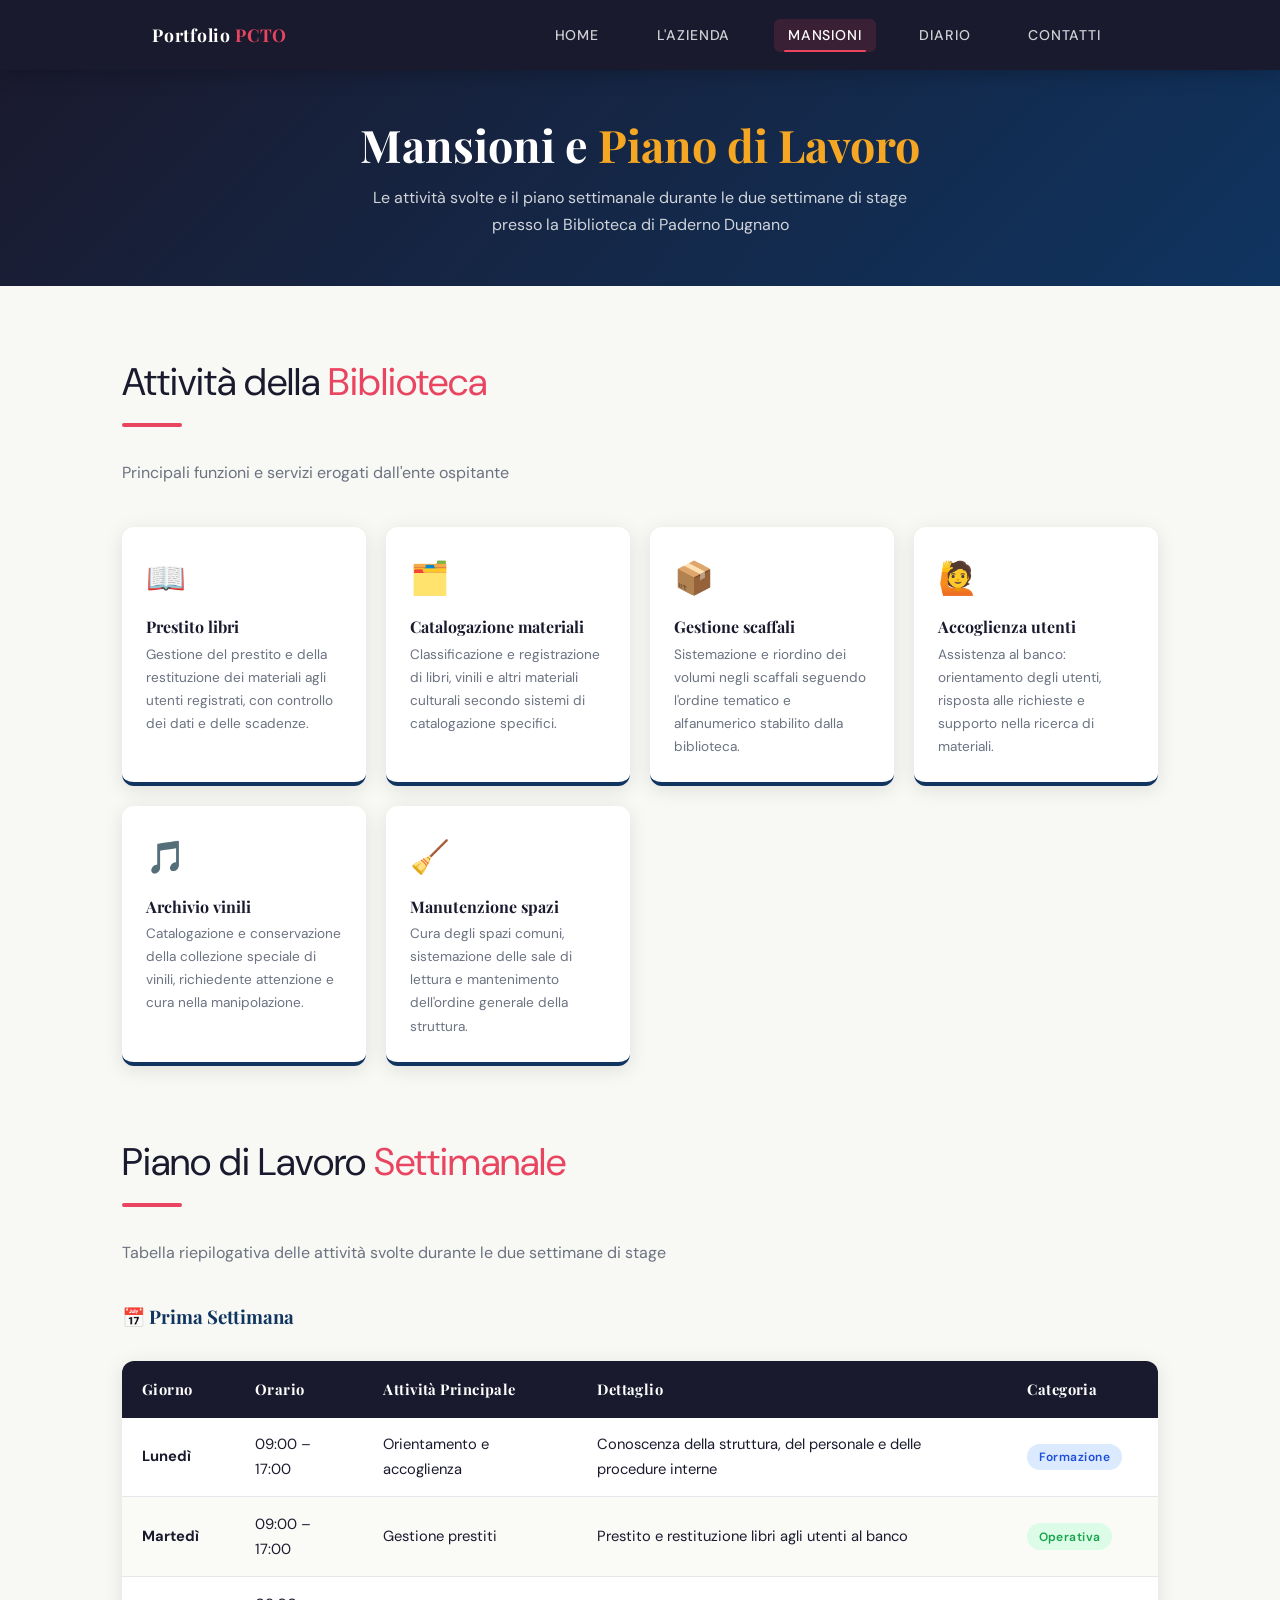
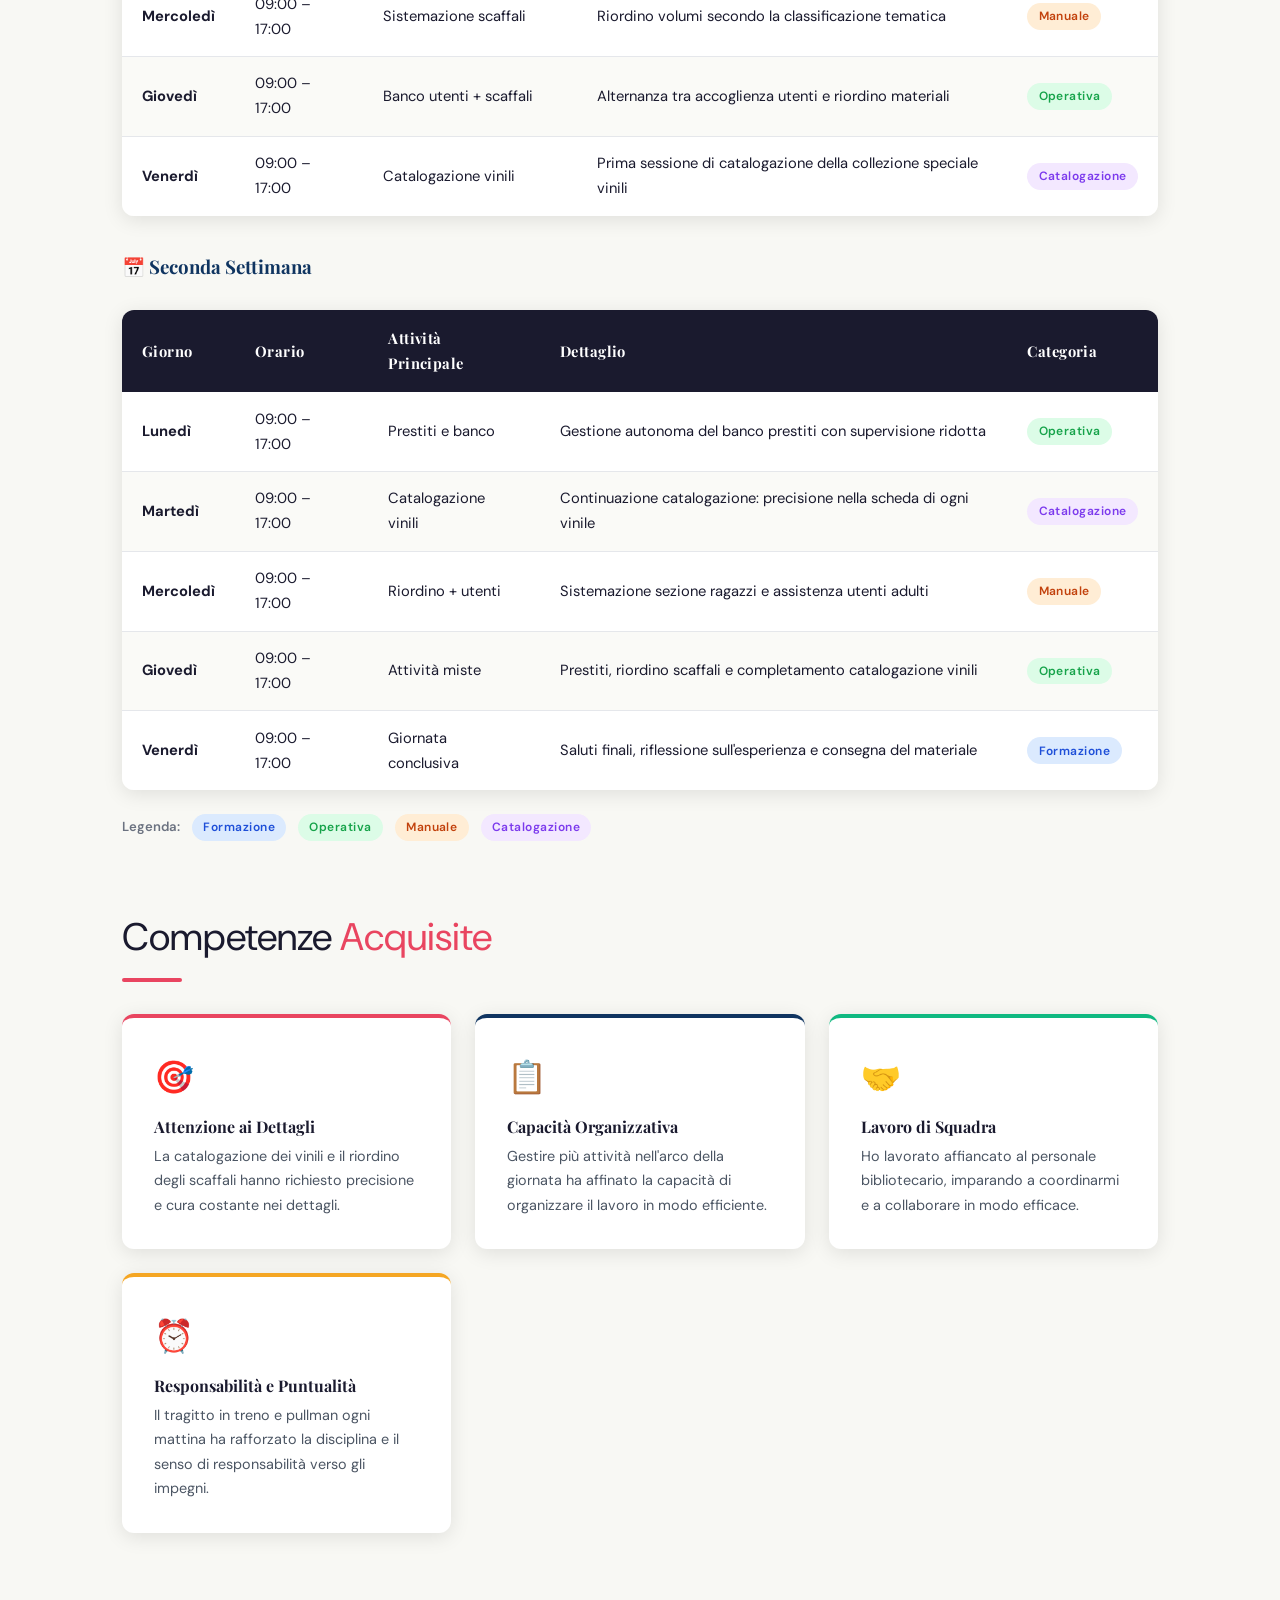
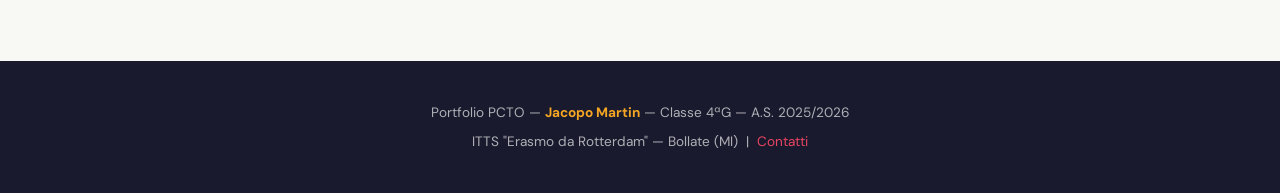
<file: portfolio-stage-completo/portfolio-stage/mansioni.html>
<!DOCTYPE html>
<html lang="it">
<head>
  <meta charset="UTF-8" />
  <meta name="viewport" content="width=device-width, initial-scale=1.0" />
  <title>Mansioni | Portfolio Jacopo Martin</title>
  <link rel="stylesheet" href="style.css" />
</head>
<body>

  <!-- ===== NAVIGAZIONE ===== -->
  <nav>
    <div class="nav-logo">Portfolio <span>PCTO</span></div>
    <ul>
      <li><a href="index.html">Home</a></li>
      <li><a href="chi-siamo.html">L'Azienda</a></li>
      <li><a href="mansioni.html" class="active">Mansioni</a></li>
      <li><a href="diario.html">Diario</a></li>
      <li><a href="contatti.html">Contatti</a></li>
    </ul>
  </nav>

  <!-- ===== PAGE INTRO ===== -->
  <div class="page-intro">
    <h1>Mansioni e <span>Piano di Lavoro</span></h1>
    <p>Le attività svolte e il piano settimanale durante le due settimane di stage presso la Biblioteca di Paderno Dugnano</p>
  </div>

  <!-- ===== ATTIVITÀ BIBLIOTECA ===== -->
  <section class="section">
    <div class="section-title">Attività della <span>Biblioteca</span></div>
    <div class="section-divider"></div>
    <p class="section-subtitle">Principali funzioni e servizi erogati dall'ente ospitante</p>

    <div class="attivita-grid">
      <div class="attivita-card">
        <div class="att-icon">📖</div>
        <h4>Prestito libri</h4>
        <p>Gestione del prestito e della restituzione dei materiali agli utenti registrati, con controllo dei dati e delle scadenze.</p>
      </div>
      <div class="attivita-card">
        <div class="att-icon">🗂️</div>
        <h4>Catalogazione materiali</h4>
        <p>Classificazione e registrazione di libri, vinili e altri materiali culturali secondo sistemi di catalogazione specifici.</p>
      </div>
      <div class="attivita-card">
        <div class="att-icon">📦</div>
        <h4>Gestione scaffali</h4>
        <p>Sistemazione e riordino dei volumi negli scaffali seguendo l'ordine tematico e alfanumerico stabilito dalla biblioteca.</p>
      </div>
      <div class="attivita-card">
        <div class="att-icon">🙋</div>
        <h4>Accoglienza utenti</h4>
        <p>Assistenza al banco: orientamento degli utenti, risposta alle richieste e supporto nella ricerca di materiali.</p>
      </div>
      <div class="attivita-card">
        <div class="att-icon">🎵</div>
        <h4>Archivio vinili</h4>
        <p>Catalogazione e conservazione della collezione speciale di vinili, richiedente attenzione e cura nella manipolazione.</p>
      </div>
      <div class="attivita-card">
        <div class="att-icon">🧹</div>
        <h4>Manutenzione spazi</h4>
        <p>Cura degli spazi comuni, sistemazione delle sale di lettura e mantenimento dell'ordine generale della struttura.</p>
      </div>
    </div>
  </section>

  <!-- ===== PIANO DI LAVORO SETTIMANALE ===== -->
  <section class="section" style="padding-top: 0;">
    <div class="section-title">Piano di Lavoro <span>Settimanale</span></div>
    <div class="section-divider"></div>
    <p class="section-subtitle">Tabella riepilogativa delle attività svolte durante le due settimane di stage</p>

    <!-- SETTIMANA 1 -->
    <h3 style="margin-bottom:1rem; color:var(--accent2);">📅 Prima Settimana</h3>
    <div class="table-wrap">
      <table>
        <thead>
          <tr>
            <th>Giorno</th>
            <th>Orario</th>
            <th>Attività Principale</th>
            <th>Dettaglio</th>
            <th>Categoria</th>
          </tr>
        </thead>
        <tbody>
          <tr>
            <td><strong>Lunedì</strong></td>
            <td>09:00 – 17:00</td>
            <td>Orientamento e accoglienza</td>
            <td>Conoscenza della struttura, del personale e delle procedure interne</td>
            <td><span class="badge badge-blue">Formazione</span></td>
          </tr>
          <tr>
            <td><strong>Martedì</strong></td>
            <td>09:00 – 17:00</td>
            <td>Gestione prestiti</td>
            <td>Prestito e restituzione libri agli utenti al banco</td>
            <td><span class="badge badge-green">Operativa</span></td>
          </tr>
          <tr>
            <td><strong>Mercoledì</strong></td>
            <td>09:00 – 17:00</td>
            <td>Sistemazione scaffali</td>
            <td>Riordino volumi secondo la classificazione tematica</td>
            <td><span class="badge badge-orange">Manuale</span></td>
          </tr>
          <tr>
            <td><strong>Giovedì</strong></td>
            <td>09:00 – 17:00</td>
            <td>Banco utenti + scaffali</td>
            <td>Alternanza tra accoglienza utenti e riordino materiali</td>
            <td><span class="badge badge-green">Operativa</span></td>
          </tr>
          <tr>
            <td><strong>Venerdì</strong></td>
            <td>09:00 – 17:00</td>
            <td>Catalogazione vinili</td>
            <td>Prima sessione di catalogazione della collezione speciale vinili</td>
            <td><span class="badge badge-purple">Catalogazione</span></td>
          </tr>
        </tbody>
      </table>
    </div>

    <!-- SETTIMANA 2 -->
    <h3 style="margin: 2.5rem 0 1rem; color:var(--accent2);">📅 Seconda Settimana</h3>
    <div class="table-wrap">
      <table>
        <thead>
          <tr>
            <th>Giorno</th>
            <th>Orario</th>
            <th>Attività Principale</th>
            <th>Dettaglio</th>
            <th>Categoria</th>
          </tr>
        </thead>
        <tbody>
          <tr>
            <td><strong>Lunedì</strong></td>
            <td>09:00 – 17:00</td>
            <td>Prestiti e banco</td>
            <td>Gestione autonoma del banco prestiti con supervisione ridotta</td>
            <td><span class="badge badge-green">Operativa</span></td>
          </tr>
          <tr>
            <td><strong>Martedì</strong></td>
            <td>09:00 – 17:00</td>
            <td>Catalogazione vinili</td>
            <td>Continuazione catalogazione: precisione nella scheda di ogni vinile</td>
            <td><span class="badge badge-purple">Catalogazione</span></td>
          </tr>
          <tr>
            <td><strong>Mercoledì</strong></td>
            <td>09:00 – 17:00</td>
            <td>Riordino + utenti</td>
            <td>Sistemazione sezione ragazzi e assistenza utenti adulti</td>
            <td><span class="badge badge-orange">Manuale</span></td>
          </tr>
          <tr>
            <td><strong>Giovedì</strong></td>
            <td>09:00 – 17:00</td>
            <td>Attività miste</td>
            <td>Prestiti, riordino scaffali e completamento catalogazione vinili</td>
            <td><span class="badge badge-green">Operativa</span></td>
          </tr>
          <tr>
            <td><strong>Venerdì</strong></td>
            <td>09:00 – 17:00</td>
            <td>Giornata conclusiva</td>
            <td>Saluti finali, riflessione sull'esperienza e consegna del materiale</td>
            <td><span class="badge badge-blue">Formazione</span></td>
          </tr>
        </tbody>
      </table>
    </div>

    <!-- Legenda -->
    <div style="margin-top:1.5rem; display:flex; flex-wrap:wrap; gap:0.75rem; align-items:center;">
      <span style="font-size:0.82rem; color:var(--gray); font-weight:600;">Legenda:</span>
      <span class="badge badge-blue">Formazione</span>
      <span class="badge badge-green">Operativa</span>
      <span class="badge badge-orange">Manuale</span>
      <span class="badge badge-purple">Catalogazione</span>
    </div>
  </section>

  <!-- ===== SOFT SKILLS ACQUISITE ===== -->
  <section class="section" style="padding-top: 0;">
    <div class="section-title">Competenze <span>Acquisite</span></div>
    <div class="section-divider"></div>

    <div class="card-grid">
      <div class="card" style="border-top: 4px solid var(--accent);">
        <div style="font-size:2rem; margin-bottom:0.75rem;">🎯</div>
        <h4 style="margin-bottom:0.5rem;">Attenzione ai Dettagli</h4>
        <p style="color:#4b5563; font-size:0.9rem;">La catalogazione dei vinili e il riordino degli scaffali hanno richiesto precisione e cura costante nei dettagli.</p>
      </div>
      <div class="card" style="border-top: 4px solid var(--accent2);">
        <div style="font-size:2rem; margin-bottom:0.75rem;">📋</div>
        <h4 style="margin-bottom:0.5rem;">Capacità Organizzativa</h4>
        <p style="color:#4b5563; font-size:0.9rem;">Gestire più attività nell'arco della giornata ha affinato la capacità di organizzare il lavoro in modo efficiente.</p>
      </div>
      <div class="card" style="border-top: 4px solid #10b981;">
        <div style="font-size:2rem; margin-bottom:0.75rem;">🤝</div>
        <h4 style="margin-bottom:0.5rem;">Lavoro di Squadra</h4>
        <p style="color:#4b5563; font-size:0.9rem;">Ho lavorato affiancato al personale bibliotecario, imparando a coordinarmi e a collaborare in modo efficace.</p>
      </div>
      <div class="card" style="border-top: 4px solid var(--gold);">
        <div style="font-size:2rem; margin-bottom:0.75rem;">⏰</div>
        <h4 style="margin-bottom:0.5rem;">Responsabilità e Puntualità</h4>
        <p style="color:#4b5563; font-size:0.9rem;">Il tragitto in treno e pullman ogni mattina ha rafforzato la disciplina e il senso di responsabilità verso gli impegni.</p>
      </div>
    </div>
  </section>

  <!-- ===== FOOTER ===== -->
  <footer>
    <p>Portfolio PCTO &mdash; <strong>Jacopo Martin</strong> &mdash; Classe 4ªG &mdash; A.S. 2025/2026</p>
    <p style="margin-top:0.4rem;">ITTS "Erasmo da Rotterdam" &mdash; Bollate (MI) &nbsp;|&nbsp; <a href="contatti.html">Contatti</a></p>
  </footer>

</body>
</html>
</file>
<file: portfolio-stage-completo/portfolio-stage/style.css>
/* ===========================
   PORTFOLIO STAGE - style.css
   =========================== */

@import url('https://fonts.googleapis.com/css2?family=Playfair+Display:wght@400;700;900&family=DM+Sans:ital,wght@0,300;0,400;0,500;0,600;1,300&display=swap');

/* === CSS VARIABLES === */
:root {
  --primary: #1a1a2e;
  --accent: #e94560;
  --accent2: #0f3460;
  --gold: #f5a623;
  --light: #f8f8f4;
  --white: #ffffff;
  --gray: #6b7280;
  --gray-light: #e5e7eb;
  --card-shadow: 0 4px 20px rgba(0,0,0,0.10);
  --card-shadow-hover: 0 8px 32px rgba(233,69,96,0.18);
  --radius: 12px;
  --nav-height: 70px;
  --transition: 0.3s cubic-bezier(.4,0,.2,1);
}

/* === RESET & BASE === */
*, *::before, *::after { box-sizing: border-box; margin: 0; padding: 0; }

html { scroll-behavior: smooth; font-size: 16px; }

body {
  font-family: 'DM Sans', sans-serif;
  background-color: var(--light);
  color: var(--primary);
  line-height: 1.7;
  padding-top: var(--nav-height);
}

h1, h2, h3, h4 {
  font-family: 'Playfair Display', serif;
  line-height: 1.2;
}

a { color: inherit; text-decoration: none; }
ul { list-style: none; }

/* === NAVIGATION === */
nav {
  position: fixed;
  top: 0; left: 0; right: 0;
  height: var(--nav-height);
  background: var(--primary);
  z-index: 1000;
  display: flex;
  align-items: center;
  justify-content: space-around;
  padding: 0 2rem;
  box-shadow: 0 2px 20px rgba(0,0,0,0.25);
}

nav .nav-logo {
  font-family: 'Playfair Display', serif;
  color: var(--white);
  font-size: 1.1rem;
  font-weight: 700;
  letter-spacing: 0.04em;
  white-space: nowrap;
}

nav .nav-logo span { color: var(--accent); }

nav ul {
  display: flex;
  justify-content: space-around;
  gap: 0.25rem;
  flex: 1;
  max-width: 600px;
}

nav ul li a {
  color: rgba(255,255,255,0.80);
  font-size: 0.88rem;
  font-weight: 500;
  letter-spacing: 0.06em;
  text-transform: uppercase;
  padding: 0.45rem 0.9rem;
  border-radius: 6px;
  transition: var(--transition);
  position: relative;
}

nav ul li a::after {
  content: '';
  position: absolute;
  bottom: 0; left: 50%;
  transform: translateX(-50%) scaleX(0);
  width: 80%; height: 2px;
  background: var(--accent);
  transition: var(--transition);
  border-radius: 2px;
}

nav ul li a:hover,
nav ul li a.active {
  color: var(--white);
  background: rgba(233,69,96,0.15);
}

nav ul li a:hover::after,
nav ul li a.active::after { transform: translateX(-50%) scaleX(1); }

/* === HERO / HEADER === */
.hero {
  width: 100%;
  min-height: 480px;
  background: linear-gradient(135deg, var(--primary) 0%, var(--accent2) 60%, var(--accent) 100%);
  display: flex;
  align-items: center;
  justify-content: center;
  position: relative;
  overflow: hidden;
  padding: 4rem 2rem 3rem;
}

.hero::before {
  content: '';
  position: absolute;
  inset: 0;
  background: url("data:image/svg+xml,%3Csvg width='60' height='60' viewBox='0 0 60 60' xmlns='http://www.w3.org/2000/svg'%3E%3Cg fill='none' fill-rule='evenodd'%3E%3Cg fill='%23ffffff' fill-opacity='0.04'%3E%3Cpath d='M36 34v-4h-2v4h-4v2h4v4h2v-4h4v-2h-4zm0-30V0h-2v4h-4v2h4v4h2V6h4V4h-4zM6 34v-4H4v4H0v2h4v4h2v-4h4v-2H6zM6 4V0H4v4H0v2h4v4h2V6h4V4H6z'/%3E%3C/g%3E%3C/g%3E%3C/svg%3E");
}

.hero-content {
  position: relative;
  text-align: center;
  color: var(--white);
  max-width: 720px;
}

.hero-content h1 {
  font-size: clamp(2rem, 5vw, 3.5rem);
  font-weight: 900;
  margin-bottom: 1rem;
  text-shadow: 0 2px 20px rgba(0,0,0,0.3);
}

.hero-content h1 span { color: var(--gold); }

.hero-content p {
  font-size: 1.1rem;
  opacity: 0.88;
  max-width: 560px;
  margin: 0 auto 2rem;
}

.hero-badge {
  display: inline-block;
  background: rgba(255,255,255,0.15);
  border: 1px solid rgba(255,255,255,0.3);
  color: var(--white);
  padding: 0.4rem 1.2rem;
  border-radius: 50px;
  font-size: 0.82rem;
  letter-spacing: 0.08em;
  text-transform: uppercase;
  font-weight: 500;
  margin-bottom: 1.5rem;
  backdrop-filter: blur(10px);
}

/* === LOGOS HEADER === */
.logos-bar {
  display: flex;
  align-items: center;
  justify-content: center;
  gap: 2rem;
  padding: 1.5rem 2rem;
  background: var(--white);
  border-bottom: 2px solid var(--gray-light);
  flex-wrap: wrap;
}

.logo-item {
  display: flex;
  flex-direction: column;
  align-items: center;
  gap: 0.4rem;
}

.logo-placeholder {
  width: 90px;
  height: 60px;
  border-radius: 8px;
  display: flex;
  align-items: center;
  justify-content: center;
  font-family: 'Playfair Display', serif;
  font-weight: 900;
  font-size: 0.75rem;
  text-align: center;
  color: var(--white);
  box-shadow: var(--card-shadow);
  transition: var(--transition);
  padding: 6px;
  letter-spacing: 0.03em;
}

.logo-placeholder:hover { transform: scale(1.05); box-shadow: var(--card-shadow-hover); }

.logo-school { background: linear-gradient(135deg, #1a1a2e, #0f3460); }
.logo-company { background: linear-gradient(135deg, #e94560, #c0392b); }

.logo-divider {
  font-size: 1.5rem;
  color: var(--gray-light);
  font-weight: 300;
}

.logo-label {
  font-size: 0.72rem;
  color: var(--gray);
  text-transform: uppercase;
  letter-spacing: 0.07em;
  font-weight: 500;
}

/* === SECTIONS === */
.section {
  padding: 4rem 2rem;
  max-width: 1100px;
  margin: 0 auto;
}

.section-title {
  font-size: clamp(1.6rem, 3vw, 2.4rem);
  color: var(--primary);
  margin-bottom: 0.5rem;
}

.section-title span { color: var(--accent); }

.section-subtitle {
  color: var(--gray);
  font-size: 1rem;
  margin-bottom: 2.5rem;
  max-width: 560px;
}

.section-divider {
  width: 60px; height: 4px;
  background: var(--accent);
  border-radius: 2px;
  margin-bottom: 2rem;
}

/* === CARDS === */
.card {
  background: var(--white);
  border-radius: var(--radius);
  box-shadow: var(--card-shadow);
  padding: 2rem;
  transition: var(--transition);
}

.card:hover {
  box-shadow: var(--card-shadow-hover);
  transform: translateY(-4px);
}

.card-grid {
  display: grid;
  grid-template-columns: repeat(auto-fit, minmax(280px, 1fr));
  gap: 1.5rem;
  margin-top: 2rem;
}

/* === GIORNATA SPECIALE CARD === */
.giornata-speciale {
  border-radius: var(--radius);
  box-shadow: 0 4px 15px rgba(0,0,0,0.1);
  padding: 2rem;
  border-left: 6px solid var(--accent);
  background-color: var(--white);
  margin: 2rem 0;
  transition: var(--transition);
}

.giornata-speciale:hover {
  box-shadow: 0 8px 30px rgba(233,69,96,0.18);
}

.giornata-speciale h3 {
  color: var(--accent);
  margin-bottom: 0.75rem;
  font-size: 1.35rem;
}

.top-day-badge {
  display: inline-flex;
  align-items: center;
  gap: 0.4rem;
  background: var(--accent);
  color: var(--white);
  padding: 0.3rem 0.9rem;
  border-radius: 50px;
  font-size: 0.78rem;
  font-weight: 600;
  letter-spacing: 0.06em;
  text-transform: uppercase;
  margin-bottom: 1rem;
}

/* === IMAGES === */
img {
  max-width: 100%;
  height: auto;
  border-radius: 8px;
  transition: var(--transition);
}

img:hover { transform: scale(1.05); }

figure {
  margin: 1.5rem 0;
  display: inline-block;
  width: 100%;
}

figure img {
  width: 100%;
  object-fit: cover;
  box-shadow: var(--card-shadow);
  display: block;
}

figcaption {
  font-size: 0.82rem;
  color: var(--gray);
  text-align: center;
  margin-top: 0.5rem;
  font-style: italic;
  padding: 0 0.5rem;
}

/* === GALLERY === */
.gallery {
  display: grid;
  grid-template-columns: repeat(auto-fill, minmax(220px, 1fr));
  gap: 1.25rem;
  margin-top: 2rem;
}

.gallery figure img {
  height: 180px;
  border-radius: var(--radius);
}

/* === IMAGE PLACEHOLDER === */
.img-placeholder {
  width: 100%;
  background: linear-gradient(135deg, #e0e7ff, #f0fdf4);
  border-radius: 8px;
  display: flex;
  flex-direction: column;
  align-items: center;
  justify-content: center;
  color: var(--gray);
  font-size: 0.85rem;
  text-align: center;
  gap: 0.5rem;
  border: 2px dashed var(--gray-light);
  padding: 2rem 1rem;
  transition: var(--transition);
}

.img-placeholder:hover { border-color: var(--accent); transform: scale(1.02); }

.img-placeholder .icon { font-size: 2.5rem; opacity: 0.5; }

.img-placeholder.tall { height: 280px; }
.img-placeholder.medium { height: 180px; }
.img-placeholder.small { height: 120px; }

/* === TABLES === */
.table-wrap { overflow-x: auto; margin-top: 2rem; border-radius: var(--radius); box-shadow: var(--card-shadow); }

table {
  width: 100%;
  border-collapse: collapse;
  background: var(--white);
  font-size: 0.92rem;
}

thead tr {
  background: var(--primary);
  color: var(--white);
}

thead th {
  padding: 1rem 1.25rem;
  text-align: left;
  font-family: 'Playfair Display', serif;
  font-weight: 700;
  letter-spacing: 0.03em;
}

tbody tr {
  border-bottom: 1px solid var(--gray-light);
  transition: var(--transition);
}

tbody tr:last-child { border-bottom: none; }

tbody tr:hover { background: rgba(233,69,96,0.04); }

tbody td {
  padding: 0.9rem 1.25rem;
  vertical-align: middle;
}

tbody tr:nth-child(even) { background: rgba(248,248,244,0.7); }
tbody tr:nth-child(even):hover { background: rgba(233,69,96,0.04); }

.badge {
  display: inline-block;
  padding: 0.2rem 0.7rem;
  border-radius: 50px;
  font-size: 0.75rem;
  font-weight: 600;
  letter-spacing: 0.04em;
}

.badge-blue { background: #dbeafe; color: #1d4ed8; }
.badge-green { background: #dcfce7; color: #16a34a; }
.badge-orange { background: #ffedd5; color: #c2410c; }
.badge-purple { background: #f3e8ff; color: #7c3aed; }

/* === MAP === */
.map-wrap {
  border-radius: var(--radius);
  overflow: hidden;
  box-shadow: var(--card-shadow);
  margin-top: 2rem;
}

.map-wrap iframe {
  width: 100%;
  height: 380px;
  border: none;
  display: block;
}

/* === INFO BOXES === */
.info-grid {
  display: grid;
  grid-template-columns: repeat(auto-fit, minmax(200px, 1fr));
  gap: 1.25rem;
  margin-top: 2rem;
}

.info-box {
  background: var(--white);
  border-radius: var(--radius);
  padding: 1.5rem;
  box-shadow: var(--card-shadow);
  border-top: 4px solid var(--accent);
  transition: var(--transition);
}

.info-box:hover { transform: translateY(-4px); box-shadow: var(--card-shadow-hover); }

.info-box .info-icon { font-size: 2rem; margin-bottom: 0.75rem; }

.info-box h4 {
  font-size: 0.78rem;
  text-transform: uppercase;
  letter-spacing: 0.08em;
  color: var(--gray);
  margin-bottom: 0.3rem;
}

.info-box p { font-size: 1rem; font-weight: 600; color: var(--primary); }

/* === TIMELINE (DIARIO) === */
.timeline {
  position: relative;
  padding-left: 2.5rem;
  margin-top: 2rem;
}

.timeline::before {
  content: '';
  position: absolute;
  left: 0.6rem; top: 0; bottom: 0;
  width: 3px;
  background: linear-gradient(180deg, var(--accent), var(--accent2));
  border-radius: 2px;
}

.timeline-entry {
  position: relative;
  margin-bottom: 2.5rem;
  background: var(--white);
  border-radius: var(--radius);
  padding: 1.5rem 1.75rem;
  box-shadow: var(--card-shadow);
  transition: var(--transition);
}

.timeline-entry:hover { box-shadow: var(--card-shadow-hover); transform: translateX(4px); }

.timeline-entry::before {
  content: '';
  position: absolute;
  left: -2.05rem; top: 1.5rem;
  width: 14px; height: 14px;
  border-radius: 50%;
  background: var(--accent);
  border: 3px solid var(--white);
  box-shadow: 0 0 0 3px var(--accent);
}

.timeline-date {
  font-size: 0.78rem;
  font-weight: 600;
  color: var(--accent);
  text-transform: uppercase;
  letter-spacing: 0.08em;
  margin-bottom: 0.4rem;
}

.timeline-entry h3 { font-size: 1.1rem; margin-bottom: 0.5rem; color: var(--primary); }
.timeline-entry p { font-size: 0.92rem; color: #4b5563; }

/* === CONTATTI === */
.contact-table-wrap { overflow-x: auto; border-radius: var(--radius); box-shadow: var(--card-shadow); }

.contact-table-wrap table thead tr { background: var(--accent2); }

/* === SCHOOL SECTION === */
.school-block {
  display: grid;
  grid-template-columns: 1fr 1fr;
  gap: 2.5rem;
  align-items: center;
  margin-top: 2rem;
}

.school-text h3 { font-size: 1.5rem; margin-bottom: 1rem; }
.school-text p { color: #4b5563; margin-bottom: 1rem; font-size: 0.95rem; }

.skills-list {
  display: flex;
  flex-wrap: wrap;
  gap: 0.5rem;
  margin-top: 1rem;
}

.skill-tag {
  background: var(--primary);
  color: var(--white);
  padding: 0.3rem 0.85rem;
  border-radius: 50px;
  font-size: 0.78rem;
  font-weight: 500;
  letter-spacing: 0.04em;
  transition: var(--transition);
}

.skill-tag:hover { background: var(--accent); transform: scale(1.05); }

/* === FOOTER === */
footer {
  background: var(--primary);
  color: rgba(255,255,255,0.65);
  text-align: center;
  padding: 2.5rem 2rem;
  margin-top: 4rem;
  font-size: 0.85rem;
}

footer strong { color: var(--gold); }
footer a { color: var(--accent); transition: var(--transition); }
footer a:hover { color: var(--white); }

/* === BUTTONS === */
.btn {
  display: inline-block;
  padding: 0.7rem 1.8rem;
  border-radius: 8px;
  font-weight: 600;
  font-size: 0.9rem;
  cursor: pointer;
  transition: var(--transition);
  border: 2px solid transparent;
}

.btn-primary {
  background: var(--accent);
  color: var(--white);
}

.btn-primary:hover {
  background: #c0392b;
  transform: scale(1.05);
  box-shadow: 0 4px 16px rgba(233,69,96,0.4);
}

.btn-outline {
  background: transparent;
  border-color: var(--accent);
  color: var(--accent);
}

.btn-outline:hover {
  background: var(--accent);
  color: var(--white);
  transform: scale(1.05);
}

/* === OBIETTIVI LIST === */
.obiettivi-list { margin-top: 1.25rem; }

.obiettivi-list li {
  display: flex;
  align-items: flex-start;
  gap: 0.75rem;
  padding: 0.75rem 0;
  border-bottom: 1px solid var(--gray-light);
  font-size: 0.95rem;
}

.obiettivi-list li:last-child { border-bottom: none; }

.obiettivi-list li .check {
  width: 22px; height: 22px;
  background: var(--accent);
  border-radius: 50%;
  color: white;
  font-size: 0.7rem;
  display: flex;
  align-items: center;
  justify-content: center;
  flex-shrink: 0;
  margin-top: 0.1rem;
}

/* === ATTIVITA AZIENDA === */
.attivita-grid {
  display: grid;
  grid-template-columns: repeat(auto-fill, minmax(230px, 1fr));
  gap: 1.25rem;
  margin-top: 2rem;
}

.attivita-card {
  background: var(--white);
  border-radius: var(--radius);
  padding: 1.5rem;
  box-shadow: var(--card-shadow);
  border-bottom: 4px solid var(--accent2);
  transition: var(--transition);
}

.attivita-card:hover { transform: translateY(-4px); box-shadow: var(--card-shadow-hover); border-bottom-color: var(--accent); }

.attivita-card .att-icon { font-size: 2rem; margin-bottom: 0.75rem; }
.attivita-card h4 { font-size: 1rem; margin-bottom: 0.4rem; }
.attivita-card p { font-size: 0.85rem; color: var(--gray); }

/* === PAGE INTRO === */
.page-intro {
  background: linear-gradient(135deg, var(--primary), var(--accent2));
  color: var(--white);
  padding: 3rem 2rem;
  text-align: center;
}

.page-intro h1 { font-size: clamp(1.8rem, 4vw, 2.8rem); margin-bottom: 0.75rem; }
.page-intro h1 span { color: var(--gold); }
.page-intro p { opacity: 0.8; max-width: 560px; margin: 0 auto; }

/* === RESPONSIVE MEDIA QUERIES === */
@media (max-width: 768px) {
  nav {
    flex-direction: column;
    height: auto;
    padding: 0.75rem 1rem;
    gap: 0.5rem;
  }

  body { padding-top: 120px; }

  nav ul {
    gap: 0.1rem;
    flex-wrap: wrap;
    justify-content: center;
  }

  nav ul li a { font-size: 0.75rem; padding: 0.35rem 0.6rem; }

  .school-block { grid-template-columns: 1fr; }

  .hero { min-height: 380px; padding: 2rem 1.25rem; }

  .section { padding: 2.5rem 1.25rem; }

  .logos-bar { gap: 1rem; padding: 1rem; }

  .logo-placeholder { width: 70px; height: 48px; font-size: 0.65rem; }

  .gallery { grid-template-columns: repeat(auto-fill, minmax(160px, 1fr)); }

  .info-grid { grid-template-columns: repeat(auto-fill, minmax(150px, 1fr)); }

  table { font-size: 0.82rem; }
  thead th, tbody td { padding: 0.65rem 0.8rem; }

  .timeline { padding-left: 2rem; }
}

@media (max-width: 480px) {
  .card-grid { grid-template-columns: 1fr; }
  .attivita-grid { grid-template-columns: 1fr; }
  nav ul li a { font-size: 0.7rem; padding: 0.3rem 0.5rem; }
}
</file>
